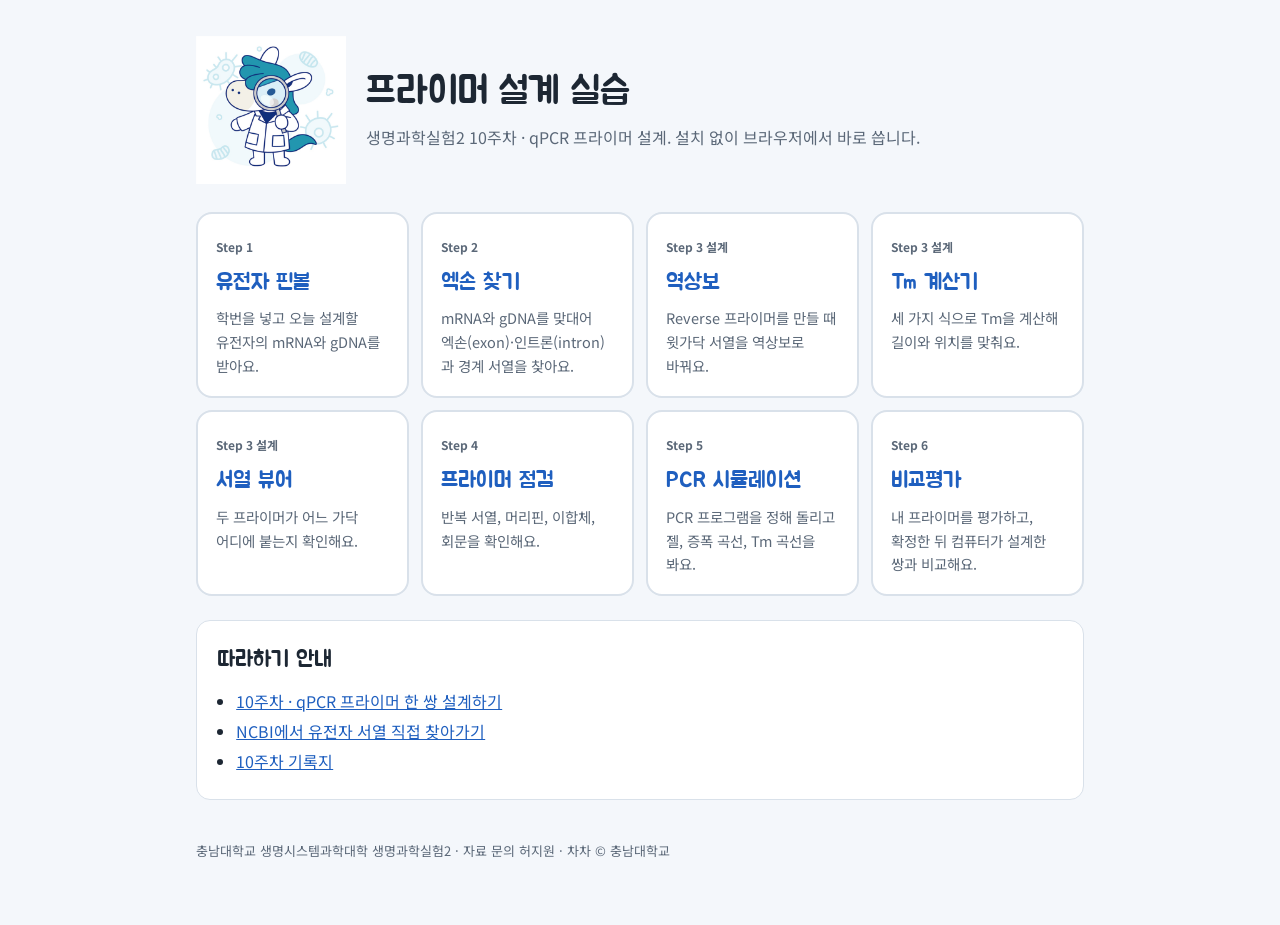
<file: docs/index.html>
<!doctype html>
<html lang="ko">
<head>
<meta charset="utf-8">
<meta name="viewport" content="width=device-width, initial-scale=1">
<script>document.addEventListener('click',function(e){var a=e.target.closest&&e.target.closest('a[href]');if(a&&a.host&&a.host!==location.host){a.target='_blank';a.rel='noopener';}});</script>
<title>프라이머 설계 실습</title>
<link rel="preconnect" href="https://fonts.googleapis.com">
<link rel="preconnect" href="https://fonts.gstatic.com" crossorigin>
<link rel="stylesheet" href="https://fonts.googleapis.com/css2?family=Jua&family=Noto+Sans+KR:wght@400;700&family=JetBrains+Mono:wght@400;700&display=swap">
<link rel="stylesheet" href="style.css">
<style>
.hero { display: flex; gap: 20px; align-items: center; margin: 12px 0 28px; }
.hero img { width: 150px; flex: none; }
@media (max-width: 520px) { .hero { flex-direction: column; text-align: center; } }
.tools { display: grid; grid-template-columns: repeat(auto-fit, minmax(200px, 1fr)); gap: 12px; }
.tool { display: block; text-decoration: none; color: var(--ink); background: var(--panel); border: 2px solid var(--line); border-radius: 16px; padding: 18px; transition: border-color .15s, transform .15s; }
.tool:hover { border-color: var(--blue); transform: translateY(-2px); }
.tool .step { font: 700 12px/1 var(--font-body); color: var(--ink-soft); }
.tool h2 { color: var(--blue); margin: 6px 0; }
.tool p { margin: 0; color: var(--ink-soft); font-size: 14.5px; }
.weeks { margin-top: 24px; }
.weeks ul { margin: 8px 0 0; padding-left: 1.2em; }
.weeks li { margin: 4px 0; }
</style>
</head>
<body>
<div class="wrap">
  <div class="hero">
    <img src="chacha.png" alt="돋보기를 든 생명시스템과학대학 차차">
    <div>
      <h1>프라이머 설계 실습</h1>
      <p class="lead" style="margin:0">생명과학실험2 10주차 · qPCR 프라이머 설계. 설치 없이 브라우저에서 바로 씁니다.</p>
    </div>
  </div>

  <div class="tools">
    <a class="tool" href="pinball.html"><span class="step">Step 1</span><h2>유전자 핀볼</h2><p>학번을 넣고 오늘 설계할 유전자의 mRNA와 gDNA를 받아요.</p></a>
    <a class="tool" href="align.html"><span class="step">Step 2</span><h2>엑손 찾기</h2><p>mRNA와 gDNA를 맞대어 엑손(exon)·인트론(intron)과 경계 서열을 찾아요.</p></a>
    <a class="tool" href="revcomp.html"><span class="step">Step 3 설계</span><h2>역상보</h2><p>Reverse 프라이머를 만들 때 윗가닥 서열을 역상보로 바꿔요.</p></a>
    <a class="tool" href="tm.html"><span class="step">Step 3 설계</span><h2>Tm 계산기</h2><p>세 가지 식으로 Tm을 계산해 길이와 위치를 맞춰요.</p></a>
    <a class="tool" href="viewer.html"><span class="step">Step 3 설계</span><h2>서열 뷰어</h2><p>두 프라이머가 어느 가닥 어디에 붙는지 확인해요.</p></a>
    <a class="tool" href="check.html"><span class="step">Step 4</span><h2>프라이머 점검</h2><p>반복 서열, 머리핀, 이합체, 회문을 확인해요.</p></a>
    <a class="tool" href="pcr.html"><span class="step">Step 5</span><h2>PCR 시뮬레이션</h2><p>PCR 프로그램을 정해 돌리고 젤, 증폭 곡선, Tm 곡선을 봐요.</p></a>
    <a class="tool" href="score.html"><span class="step">Step 6</span><h2>비교평가</h2><p>내 프라이머를 평가하고, 확정한 뒤 컴퓨터가 설계한 쌍과 비교해요.</p></a>
  </div>

  <div class="panel weeks">
    <h2>따라하기 안내</h2>
    <ul>
      <li><a href="guide.html?doc=week10">10주차 · qPCR 프라이머 한 쌍 설계하기</a></li>
      <li><a href="guide.html?doc=ncbi">NCBI에서 유전자 서열 직접 찾아가기</a></li>
      <li><a href="guide.html?doc=worksheet">10주차 기록지</a></li>
    </ul>
  </div>

  <footer class="foot">충남대학교 생명시스템과학대학 생명과학실험2 · 자료 문의 허지원 · 차차 © 충남대학교</footer>
</div>
</body>
</html>
</file>
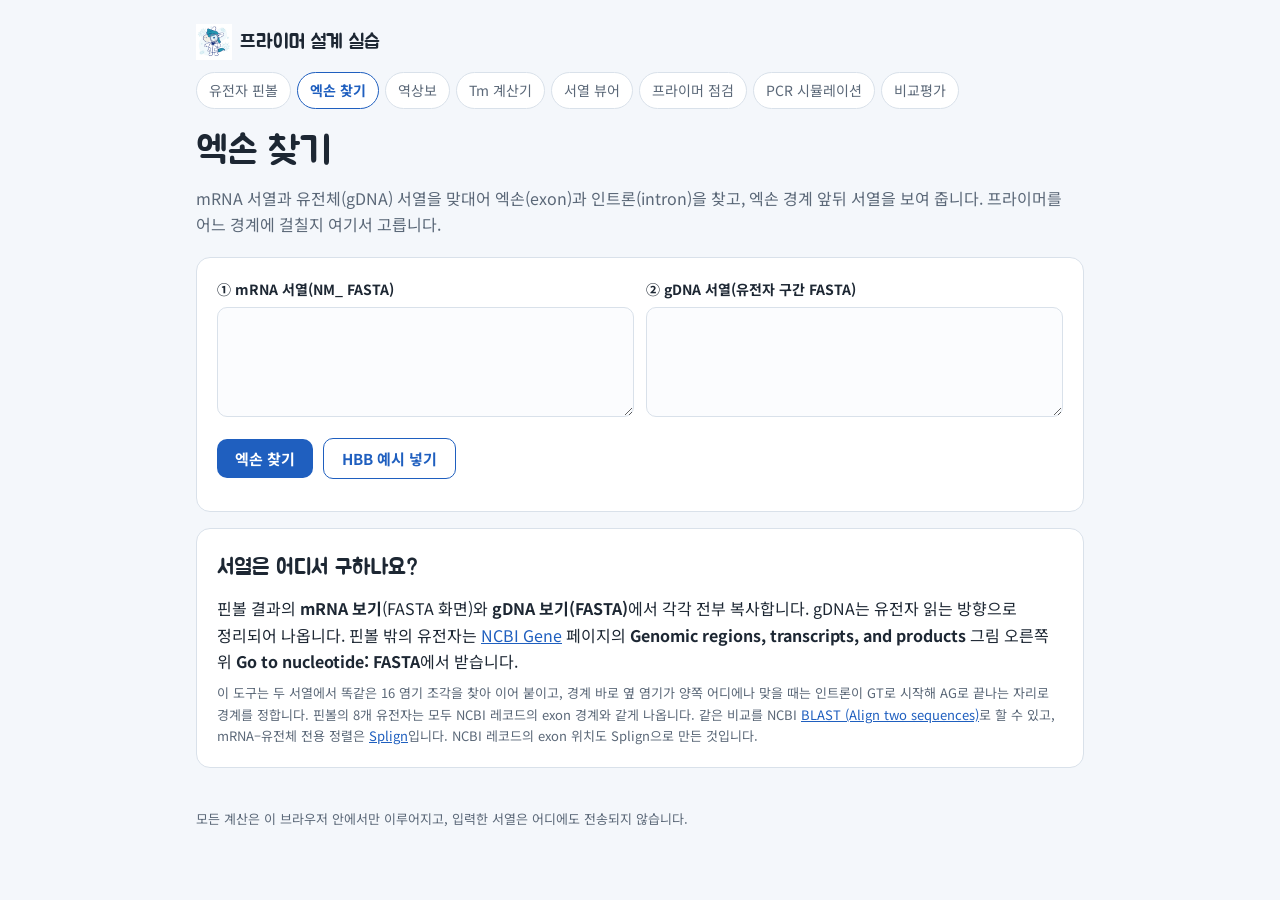
<file: docs/align.html>
<!doctype html>
<html lang="ko">
<head>
<meta charset="utf-8">
<meta name="viewport" content="width=device-width, initial-scale=1">
<script>document.addEventListener('click',function(e){var a=e.target.closest&&e.target.closest('a[href]');if(a&&a.host&&a.host!==location.host){a.target='_blank';a.rel='noopener';}});</script>
<title>엑손 찾기</title>
<link rel="preconnect" href="https://fonts.googleapis.com">
<link rel="preconnect" href="https://fonts.gstatic.com" crossorigin>
<link rel="stylesheet" href="https://fonts.googleapis.com/css2?family=Jua&family=Noto+Sans+KR:wght@400;700&family=JetBrains+Mono:wght@400;700&display=swap">
<link rel="stylesheet" href="style.css">
<style>
.grid { display: grid; grid-template-columns: minmax(0, 1fr) minmax(0, 1fr); gap: 12px; margin-top: 12px; }
@media (max-width: 560px) { .grid { grid-template-columns: minmax(0, 1fr); } }
.sum { display: grid; grid-template-columns: repeat(auto-fit, minmax(180px, 1fr)); gap: 10px; }
.box { border: 1px solid var(--line); border-radius: 10px; padding: 12px 14px; background: #fbfcfe; }
.box .k { font-size: 12.5px; color: var(--ink-soft); }
.box .v { font: 700 18px/1.3 var(--font-mono); margin-top: 2px; }
.box .s { font-size: 13px; color: var(--ink-soft); }
table.t { border-collapse: collapse; width: 100%; font-size: 14.5px; margin-top: 10px; }
table.t td, table.t th { border-bottom: 1px solid var(--line); padding: 7px 10px; text-align: left; }
table.t th { background: #f6f8fb; font-size: 13px; color: var(--ink-soft); }
table.t td.m { font-family: var(--font-mono); font-size: 13.5px; white-space: nowrap; }
.map { display: flex; height: 26px; border-radius: 6px; overflow: hidden; border: 1px solid var(--line); margin-top: 12px; }
.map span { display: block; height: 100%; }
.map .ex { background: #1f5fbf; } .map .in { background: #e7ecf3; }
.res-list { display: grid; gap: 8px; margin-top: 12px; }
.msg.warn { background: #fdf3d8; color: #7a5a00; }
.legend { display: flex; flex-wrap: wrap; gap: 14px; font-size: 13px; margin: 10px 0; }
.legend i { display: inline-block; width: 16px; height: 12px; border-radius: 3px; vertical-align: -1px; margin-right: 4px; }
.seqbox { overflow-x: auto; border: 1px solid var(--line); border-radius: 10px; background: #fff; padding: 10px 12px; }
.seq { font: 13px/1.6 var(--font-mono); white-space: pre; margin: 0; }
.seq .ln { color: #9aa6b4; }
.e1 { background: #e6effb; } .e2 { background: #fff1b8; } .un { background: #f3f3f3; color: #9aa6b4; }
.jx { border-left: 2.5px solid var(--red); margin-left: -2.5px; }
.c-f { background: var(--blue); color: #fff; font-weight: 700; }
.c-r { background: var(--mint); color: #fff; font-weight: 700; }
.steps { margin: 0; padding-left: 1.2em; font-size: 14.5px; }
.steps li { margin: 4px 0; }
</style>
</head>
<body>
<div class="wrap">
  <div class="topbar">
    <a class="home" href="index.html"><img src="chacha.png" alt="">프라이머 설계 실습</a>
    <nav class="nav"><a href="pinball.html">유전자 핀볼</a><a href="align.html" aria-current="page">엑손 찾기</a><a href="revcomp.html">역상보</a><a href="tm.html">Tm 계산기</a><a href="viewer.html">서열 뷰어</a><a href="check.html">프라이머 점검</a><a href="pcr.html">PCR 시뮬레이션</a><a href="score.html">비교평가</a></nav>
  </div>

  <h1>엑손 찾기</h1>
  <p class="lead">mRNA 서열과 유전체(gDNA) 서열을 맞대어 엑손(exon)과 인트론(intron)을 찾고, 엑손 경계 앞뒤 서열을 보여 줍니다. 프라이머를 어느 경계에 걸칠지 여기서 고릅니다.</p>

  <section class="panel">
    <div class="grid" style="margin-top:0">
      <div><label class="field" for="m">① mRNA 서열(NM_ FASTA)</label><textarea id="m" spellcheck="false" style="min-height:110px"></textarea></div>
      <div><label class="field" for="g">② gDNA 서열(유전자 구간 FASTA)</label><textarea id="g" spellcheck="false" style="min-height:110px"></textarea></div>
    </div>
    <div class="row" style="margin-top:14px"><button class="btn" id="go" type="button">엑손 찾기</button><button class="btn ghost" id="ex" type="button">HBB 예시 넣기</button></div>
    <div id="err" class="msg err" hidden></div>
    <div id="notes" class="res-list"></div>
  </section>

  <section class="panel" id="out" hidden>
    <h2>요약</h2>
    <div class="sum" id="sum"></div>
    <div class="map" id="map" title="gDNA 위 엑손(파랑)과 인트론(회색)"></div>
    <p class="hint">gDNA 전체를 한 줄로 놓았을 때 엑손(파랑)과 인트론(회색)의 위치와 길이 비율</p>

    <table class="t" id="tbl"></table>
    <div class="row" style="margin-top:8px"><button class="btn small" id="copyJ" type="button">mRNA 엑손 경계 복사</button><span class="hint" id="jtxt" style="margin:0"></span></div>

    <h2 style="margin-top:22px">경계 주변 서열</h2>
    <div style="overflow-x:auto"><table class="t" id="jctx"></table></div>
    <p class="hint">mRNA 윗가닥(5′→3′) 서열입니다. | 가 엑손 경계입니다. 경계에 걸치는 Forward는 이 서열을 그대로, Reverse는 역상보로 바꿔 씁니다.</p>


    <h2 style="margin-top:22px">mRNA 위의 엑손</h2>
    <div class="legend">
      <span><i class="e1"></i>홀수 엑손</span><span><i class="e2"></i>짝수 엑손</span><span><i style="border-left:2.5px solid var(--red); width:0; border-radius:0"></i> 엑손 경계</span><span><i class="un"></i>gDNA에 못 맞춤</span>
    </div>
    <div class="seqbox"><pre class="seq" id="seq"></pre></div>
  </section>

  <section class="panel">
    <h2>서열은 어디서 구하나요?</h2>
    <p style="margin:0 0 8px">핀볼 결과의 <b>mRNA 보기</b>(FASTA 화면)와 <b>gDNA 보기(FASTA)</b>에서 각각 전부 복사합니다. gDNA는 유전자 읽는 방향으로 정리되어 나옵니다. 핀볼 밖의 유전자는 <a href="https://www.ncbi.nlm.nih.gov/gene/">NCBI Gene</a> 페이지의 <b>Genomic regions, transcripts, and products</b> 그림 오른쪽 위 <b>Go to nucleotide: FASTA</b>에서 받습니다.</p>
    <p class="hint">이 도구는 두 서열에서 똑같은 16 염기 조각을 찾아 이어 붙이고, 경계 바로 옆 염기가 양쪽 어디에나 맞을 때는 인트론이 GT로 시작해 AG로 끝나는 자리로 경계를 정합니다. 핀볼의 8개 유전자는 모두 NCBI 레코드의 exon 경계와 같게 나옵니다. 같은 비교를 NCBI <a href="https://blast.ncbi.nlm.nih.gov/Blast.cgi?PAGE_TYPE=BlastSearch&PROGRAM=blastn&BLAST_SPEC=blast2seq&LINK_LOC=align2seq">BLAST (Align two sequences)</a>로 할 수 있고, mRNA–유전체 전용 정렬은 <a href="https://www.ncbi.nlm.nih.gov/sutils/splign/splign.cgi">Splign</a>입니다. NCBI 레코드의 exon 위치도 Splign으로 만든 것입니다.</p>
  </section>

  <footer class="foot">모든 계산은 이 브라우저 안에서만 이루어지고, 입력한 서열은 어디에도 전송되지 않습니다.</footer>
</div>

<script src="dna.js"></script>
<script src="example-hbb.js"></script>
<script>
(function () {
  var $ = function (id) { return document.getElementById(id); };
  var WIDTH = 60, state = null;
  function fail(msg) { $('err').innerHTML = msg; $('err').hidden = false; $('out').hidden = true; }
  function note(cls, html) { var d = document.createElement('div'); d.className = 'msg ' + cls; d.innerHTML = html; $('notes').appendChild(d); }
  function box(k, v, s) { return '<div class="box"><div class="k">' + k + '</div><div class="v">' + v + '</div>' + (s ? '<div class="s">' + s + '</div>' : '') + '</div>'; }
  function n(x) { return x.toLocaleString(); }

  var exonOf = DNA.exonOf;

  function run() {
    $('notes').innerHTML = '';
    var M = DNA.clean($('m').value), G = DNA.clean($('g').value);
    var e = DNA.check(M); if (e) return fail('mRNA: ' + e);
    e = DNA.check(G); if (e) return fail('gDNA: ' + e);
    if (G.length < M.length) return fail('gDNA 서열(' + n(G.length) + ' bp)이 mRNA(' + n(M.length) + ' bp)보다 짧아요. 유전자 구간 전체를 가져왔는지 확인하세요.');
    if (G.length > 400000) return fail('gDNA 서열이 너무 길어요(40만 bp 초과). 유전자 구간만 가져오세요.');
    $('err').hidden = true;

    var A = DNA.exonAlign(M, G), flipped = A.flipped;
    G = A.G;
    if (flipped) note('info', 'gDNA가 반대 방향이어서 역상보로 뒤집어 맞췄어요. 아래 gDNA 위치는 뒤집은 서열 기준입니다.');
    var ex = A.exons;
    if (!ex.length) return fail('mRNA와 gDNA에서 같은 조각을 찾지 못했어요. 같은 유전자의 서열인지 확인하세요.');
    if (A.cover < 0.9) note('warn', 'mRNA의 ' + Math.round((1 - A.cover) * 100) + '%는 gDNA에 맞추지 못했어요. gDNA 구간이 유전자 전체를 덮지 않거나(앞뒤 UTR까지), 다른 transcript variant일 수 있습니다.');

    var introns = [];
    for (var i = 1; i < ex.length; i++) introns.push(ex[i].gs - ex[i - 1].ge - 1);
    var intronSum = introns.reduce(function (a, b) { return a + b; }, 0);

    // 요약
    $('sum').innerHTML = box('엑손', ex.length + '개', '인트론 ' + introns.length + '개, 합 ' + n(intronSum) + ' bp') +
      box('mRNA', n(M.length) + ' bp', 'gDNA에 맞춘 비율 ' + Math.round(A.cover * 100) + '%') +
      box('gDNA', n(G.length) + ' bp', '엑손 ' + n(ex[0].gs + 1) + '–' + n(ex[ex.length - 1].ge + 1));

    // gDNA 위 지도
    var map = '';
    function seg(cls, len, title) { if (len > 0) map += '<span class="' + cls + '" style="width:' + (len / G.length * 100) + '%" title="' + title + '"></span>'; }
    seg('in', ex[0].gs, '앞쪽 ' + n(ex[0].gs) + ' bp');
    ex.forEach(function (b, k) { seg('ex', b.ge - b.gs + 1, '엑손 ' + (k + 1) + ': ' + n(b.ge - b.gs + 1) + ' bp'); if (k < introns.length) seg('in', introns[k], '인트론 ' + (k + 1) + ': ' + n(introns[k]) + ' bp'); });
    seg('in', G.length - 1 - ex[ex.length - 1].ge, '뒤쪽');
    $('map').innerHTML = map;

    // 표
    var t = '<tr><th>엑손</th><th>mRNA 위치</th><th>gDNA 위치</th><th>길이</th><th>다음 인트론</th></tr>';
    ex.forEach(function (b, k) {
      t += '<tr><td><b>' + (k + 1) + '</b></td><td class="m">' + n(b.ms + 1) + '–' + n(b.me + 1) + '</td><td class="m">' + n(b.gs + 1) + '–' + n(b.ge + 1) + '</td><td class="m">' + n(b.me - b.ms + 1) + ' bp</td><td class="m">' + (k < introns.length ? n(introns[k]) + ' bp' : '—') + '</td></tr>';
    });
    $('tbl').innerHTML = t;
    var jx = ex.slice(0, -1).map(function (b) { return b.me + 1; });
    $('jtxt').textContent = jx.length ? '경계(앞 엑손의 마지막 염기): ' + jx.join(', ') : '엑손이 하나뿐이에요';
    var jc = '<tr><th>경계</th><th>mRNA 위치</th><th>앞 엑손 끝 25 nt | 뒤 엑손 시작 25 nt</th></tr>';
    ex.slice(0, -1).forEach(function (b, k) {
      var p = b.me + 1, L = M.substring(Math.max(0, p - 25), p), Rr = M.substring(p, p + 25);
      jc += '<tr><td>엑손 ' + (k + 1) + ' | ' + (k + 2) + '</td><td class="m">' + n(p) + ' | ' + n(p + 1) + '</td><td class="m"><span class="' + (k % 2 ? 'e2' : 'e1') + '">' + L + '</span><b style="color:var(--red)">|</b><span class="' + (k % 2 ? 'e1' : 'e2') + '">' + Rr + '</span><br><span class="hint">' + n(Math.max(1, p - 24)) + '–' + n(p) + ' | ' + n(p + 1) + '–' + n(Math.min(M.length, p + 25)) + '</span></td></tr>';
    });
    $('jctx').innerHTML = ex.length > 1 ? jc : '<tr><td>엑손이 하나뿐이라 경계가 없습니다.</td></tr>';
    $('copyJ').onclick = function () { var b = this; try { navigator.clipboard.writeText(jx.join(', ')).then(function () { b.textContent = '복사됨'; }); } catch (x) {} };

    state = { M: M, ex: ex };

    draw();
    $('out').hidden = false;
  }

  function draw() {
    var s = state, M = s.M, ex = s.ex, pad = String(M.length).length, out = [];
    var cls = new Array(M.length), jx = {};
    for (var i = 0; i < M.length; i++) cls[i] = 'un';
    ex.forEach(function (b, k) { for (var i = b.ms; i <= b.me; i++) cls[i] = k % 2 ? 'e2' : 'e1'; if (k > 0) jx[b.ms] = true; });
    for (var a = 0; a < M.length; a += WIDTH) {
      var b = Math.min(a + WIDTH, M.length), html = '', cur = null, buf = '';
      for (var i = a; i < b; i++) {
        var c = cls[i];
        var key = c + (jx[i] ? ' jx' : '');
        if (key !== cur || jx[i]) { if (buf) html += '<span class="' + cur + '">' + buf + '</span>'; cur = key; buf = ''; }
        buf += M[i] + ((i - a) % 10 === 9 && i < b - 1 ? ' ' : '');
        if (jx[i]) { html += '<span class="' + cur + '">' + buf + '</span>'; buf = ''; cur = c; }
      }
      if (buf) html += '<span class="' + cur + '">' + buf + '</span>';
      out.push('<span class="ln">' + String(a + 1).padStart(pad) + '  </span>' + html);
    }
    $('seq').innerHTML = out.join('\n');
  }

  $('go').addEventListener('click', run);
  $('ex').addEventListener('click', function () {
    if (!window.EXAMPLE_HBB) return;
    $('m').value = EXAMPLE_HBB.mrna; $('g').value = EXAMPLE_HBB.gdna;
    run();
  });
})();
</script>
</body>
</html>
</file>
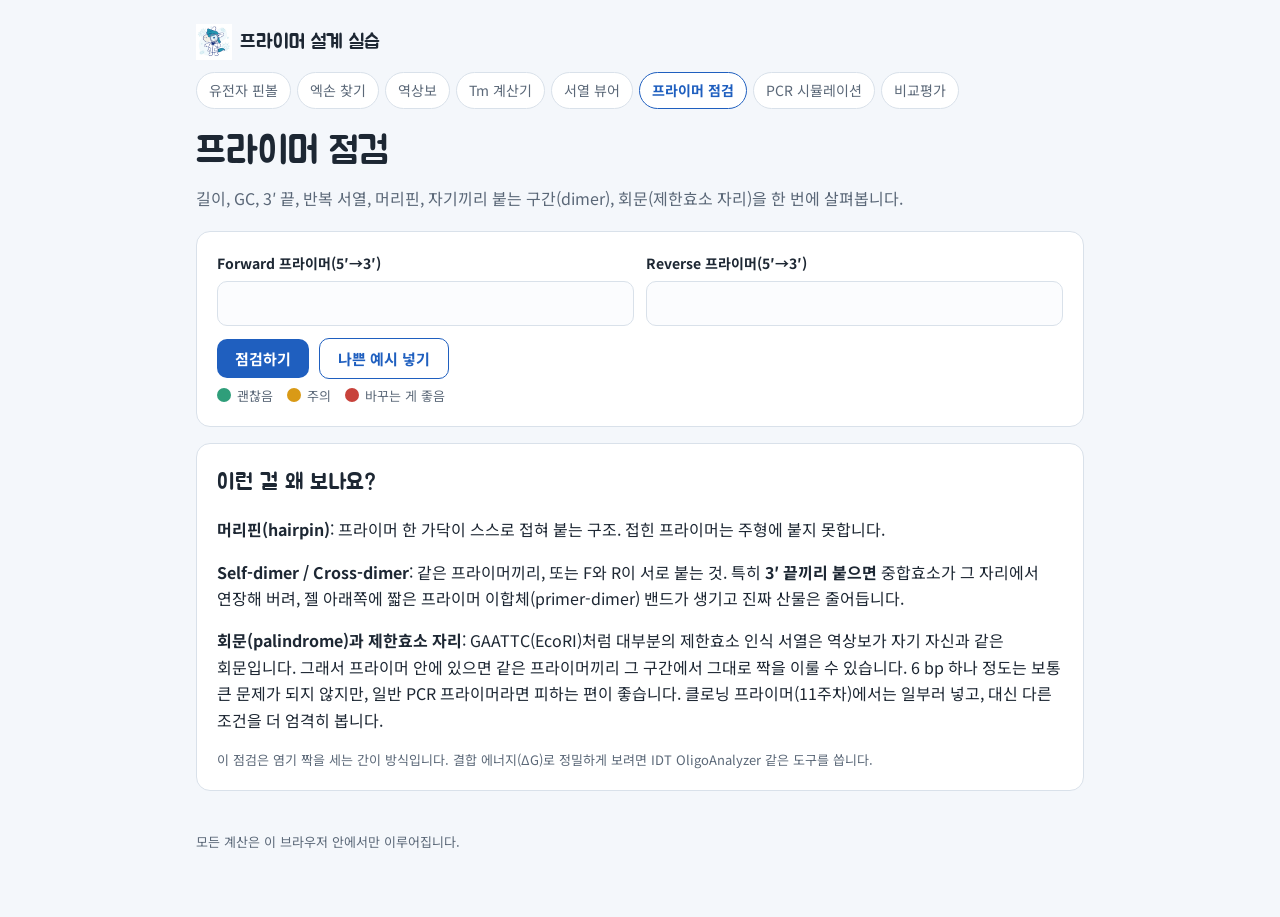
<file: docs/check.html>
<!doctype html>
<html lang="ko">
<head>
<meta charset="utf-8">
<meta name="viewport" content="width=device-width, initial-scale=1">
<script>document.addEventListener('click',function(e){var a=e.target.closest&&e.target.closest('a[href]');if(a&&a.host&&a.host!==location.host){a.target='_blank';a.rel='noopener';}});</script>
<title>프라이머 점검</title>
<link rel="preconnect" href="https://fonts.googleapis.com">
<link rel="preconnect" href="https://fonts.gstatic.com" crossorigin>
<link rel="stylesheet" href="https://fonts.googleapis.com/css2?family=Jua&family=Noto+Sans+KR:wght@400;700&family=JetBrains+Mono:wght@400;700&display=swap">
<link rel="stylesheet" href="style.css">
<style>
.two { display: grid; grid-template-columns: minmax(0, 1fr) minmax(0, 1fr); gap: 12px; }
@media (max-width: 560px) { .two { grid-template-columns: minmax(0, 1fr); } }
.res { display: grid; grid-template-columns: minmax(0, 1fr) minmax(0, 1fr); gap: 16px; margin-top: 16px; }
@media (max-width: 760px) { .res { grid-template-columns: minmax(0, 1fr); } }
.res h3 { font: 20px/1.2 var(--font-cute); margin: 0 0 4px; }
.seqline { font-family: var(--font-mono); font-size: 14px; word-break: break-all; color: var(--ink-soft); margin-bottom: 10px; }
.item { display: grid; grid-template-columns: 28px minmax(0, 1fr); gap: 8px; padding: 8px 0; border-top: 1px solid var(--line); font-size: 14.5px; }
.item .d { color: var(--ink-soft); font-size: 13px; }
.dot { width: 22px; height: 22px; border-radius: 50%; display: grid; place-items: center; font-size: 13px; font-weight: 700; color: #fff; }
.ok .dot { background: var(--mint); } .warn .dot { background: #d99a16; } .bad .dot { background: var(--red); }
pre.pic { font: 13px/1.35 var(--font-mono); background: #f6f8fb; border: 1px solid var(--line); border-radius: 8px; padding: 10px; overflow-x: auto; margin: 8px 0 0; }
.legend { display: flex; flex-wrap: wrap; gap: 14px; font-size: 13px; color: var(--ink-soft); margin-top: 6px; }
.legend span { display: inline-flex; align-items: center; gap: 6px; }
.legend .dot { width: 14px; height: 14px; }
</style>
</head>
<body>
<div class="wrap">
  <div class="topbar">
    <a class="home" href="index.html"><img src="chacha.png" alt="">프라이머 설계 실습</a>
    <nav class="nav"><a href="pinball.html">유전자 핀볼</a><a href="align.html">엑손 찾기</a><a href="revcomp.html">역상보</a><a href="tm.html">Tm 계산기</a><a href="viewer.html">서열 뷰어</a><a href="check.html" aria-current="page">프라이머 점검</a><a href="pcr.html">PCR 시뮬레이션</a><a href="score.html">비교평가</a></nav>
  </div>

  <h1>프라이머 점검</h1>
  <p class="lead">길이, GC, 3′ 끝, 반복 서열, 머리핀, 자기끼리 붙는 구간(dimer), 회문(제한효소 자리)을 한 번에 살펴봅니다.</p>

  <section class="panel">
    <div class="two">
      <div><label class="field" for="f">Forward 프라이머(5′→3′)</label><input type="text" id="f" spellcheck="false" autocomplete="off"></div>
      <div><label class="field" for="r">Reverse 프라이머(5′→3′)</label><input type="text" id="r" spellcheck="false" autocomplete="off"></div>
    </div>
    <div class="row" style="margin-top:12px">
      <button class="btn" id="go" type="button">점검하기</button>
      <button class="btn ghost" id="ex" type="button">나쁜 예시 넣기</button>
    </div>
    <div class="legend"><span class="ok"><i class="dot"></i>괜찮음</span><span class="warn"><i class="dot"></i>주의</span><span class="bad"><i class="dot"></i>바꾸는 게 좋음</span></div>
    <div id="err" class="msg err" hidden></div>
  </section>

  <section class="panel" id="out" hidden>
    <div class="res" id="res"></div>
    <div id="pair"></div>
  </section>

  <section class="panel">
    <h2>이런 걸 왜 보나요?</h2>
    <p><b>머리핀(hairpin)</b>: 프라이머 한 가닥이 스스로 접혀 붙는 구조. 접힌 프라이머는 주형에 붙지 못합니다.</p>
    <p><b>Self-dimer / Cross-dimer</b>: 같은 프라이머끼리, 또는 F와 R이 서로 붙는 것. 특히 <b>3′ 끝끼리 붙으면</b> 중합효소가 그 자리에서 연장해 버려, 젤 아래쪽에 짧은 프라이머 이합체(primer-dimer) 밴드가 생기고 진짜 산물은 줄어듭니다.</p>
    <p><b>회문(palindrome)과 제한효소 자리</b>: GAATTC(EcoRI)처럼 대부분의 제한효소 인식 서열은 역상보가 자기 자신과 같은 회문입니다. 그래서 프라이머 안에 있으면 같은 프라이머끼리 그 구간에서 그대로 짝을 이룰 수 있습니다. 6 bp 하나 정도는 보통 큰 문제가 되지 않지만, 일반 PCR 프라이머라면 피하는 편이 좋습니다. 클로닝 프라이머(11주차)에서는 일부러 넣고, 대신 다른 조건을 더 엄격히 봅니다.</p>
    <p class="hint">이 점검은 염기 짝을 세는 간이 방식입니다. 결합 에너지(ΔG)로 정밀하게 보려면 IDT OligoAnalyzer 같은 도구를 씁니다.</p>
  </section>

  <footer class="foot">모든 계산은 이 브라우저 안에서만 이루어집니다.</footer>
</div>

<script src="dna.js"></script>
<script>
(function () {
  var $ = function (id) { return document.getElementById(id); };
  var MARK = { ok: '✓', warn: '!', bad: '✕' };
  function esc(s) { return s.replace(/&/g, '&amp;').replace(/</g, '&lt;'); }

  function block(name, s) {
    var q = DNA.qc(s), nn = DNA.tmNN(s);
    var html = '<div><h3>' + name + '</h3><div class="seqline">5′-' + s + '-3′' + (nn ? ' · Tm ' + nn.tm.toFixed(1) + ' °C' : '') + '</div>';
    q.items.forEach(function (it) {
      html += '<div class="item ' + it.level + '"><i class="dot">' + MARK[it.level] + '</i><div>' + esc(it.title) + (it.detail ? '<div class="d">' + esc(it.detail) + '</div>' : '') + '</div></div>';
    });
    var d = q.dimer.best3.run >= 3 ? q.dimer.best3 : q.dimer.best;
    if (d.run >= 4) html += '<pre class="pic">' + esc(DNA.dimerPicture(s, s, d)) + '</pre>';
    return html + '</div>';
  }

  function run() {
    var f = DNA.clean($('f').value), r = DNA.clean($('r').value);
    // 오류가 나면 이전 결과도 숨긴다(새 결과로 착각하지 않도록)
    if (!f && !r) { $('err').textContent = '프라이머를 하나 이상 넣어 주세요.'; $('err').hidden = false; $('out').hidden = true; return; }
    var e = (f && DNA.check(f)) || (r && DNA.check(r));
    if (e) { $('err').textContent = e; $('err').hidden = false; $('out').hidden = true; return; }
    $('err').hidden = true; $('out').hidden = false;
    $('res').innerHTML = (f ? block('Forward', f) : '') + (r ? block('Reverse', r) : '');
    if (f && r) {
      var x = DNA.dimer(f, r), t1 = DNA.tmNN(f), t2 = DNA.tmNN(r);
      var lv = x.best3.run >= 4 ? 'bad' : x.best.run >= 6 ? 'warn' : 'ok';
      var dt = t1 && t2 ? Math.abs(t1.tm - t2.tm) : null;
      var lv2 = dt === null ? 'ok' : dt <= 3 ? 'ok' : dt <= 5 ? 'warn' : 'bad';
      var html = '<h2 style="margin-top:18px">F와 R 사이</h2>';
      html += '<div class="item ' + lv + '"><i class="dot">' + MARK[lv] + '</i><div>F와 R이 서로 붙는 구간(cross-dimer): 최대 ' + x.best.run + ' bp' + (x.best3.run >= 3 ? ', 3′ 끝 포함 ' + x.best3.run + ' bp' : '') + '</div></div>';
      if (dt !== null) html += '<div class="item ' + lv2 + '"><i class="dot">' + MARK[lv2] + '</i><div>두 Tm의 차이 ' + dt.toFixed(1) + ' °C <div class="d">3 °C 이내가 좋아요.</div></div></div>';
      var d = x.best3.run >= 3 ? x.best3 : x.best;
      if (d.run >= 4) html += '<pre class="pic">' + esc(DNA.dimerPicture(f, r, d)) + '</pre>';
      $('pair').innerHTML = html;
    } else $('pair').innerHTML = '';
  }
  $('go').addEventListener('click', run);
  $('ex').addEventListener('click', function () { $('f').value = 'GAATTCAAAAAGCGCGCGCC'; $('r').value = 'ATATATATGGCGCGCGC'; run(); });
  ['f', 'r'].forEach(function (id) { $(id).addEventListener('keydown', function (e) { if (e.key === 'Enter') run(); }); });
})();
</script>
</body>
</html>
</file>
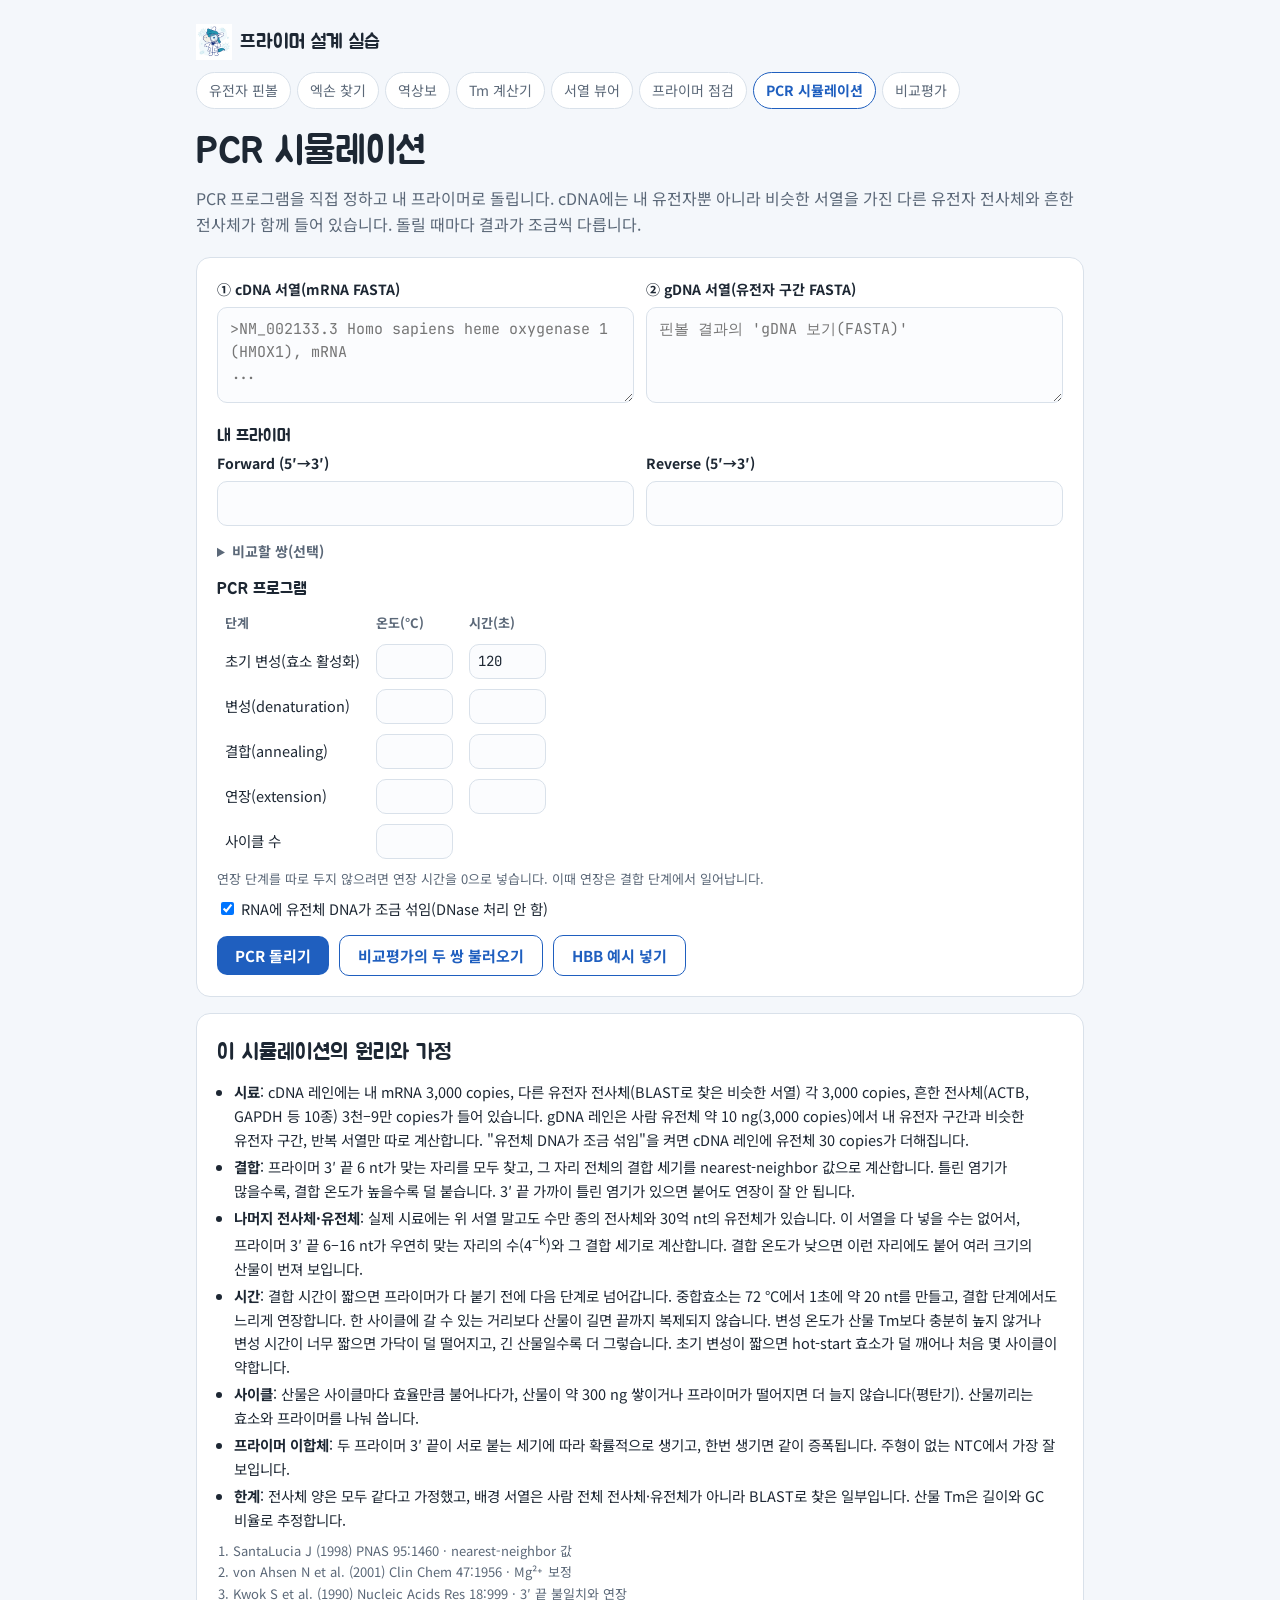
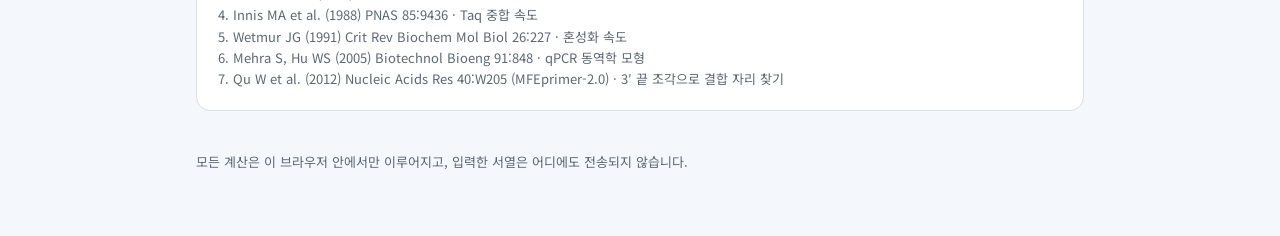
<file: docs/pcr.html>
<!doctype html>
<html lang="ko">
<head>
<meta charset="utf-8">
<meta name="viewport" content="width=device-width, initial-scale=1">
<script>document.addEventListener('click',function(e){var a=e.target.closest&&e.target.closest('a[href]');if(a&&a.host&&a.host!==location.host){a.target='_blank';a.rel='noopener';}});</script>
<title>PCR 시뮬레이션</title>
<link rel="preconnect" href="https://fonts.googleapis.com">
<link rel="preconnect" href="https://fonts.gstatic.com" crossorigin>
<link rel="stylesheet" href="https://fonts.googleapis.com/css2?family=Jua&family=Noto+Sans+KR:wght@400;700&family=JetBrains+Mono:wght@400;700&display=swap">
<link rel="stylesheet" href="style.css">
<style>
.grid { display: grid; grid-template-columns: minmax(0, 1fr) minmax(0, 1fr); gap: 12px; margin-top: 12px; }
@media (max-width: 560px) { .grid { grid-template-columns: minmax(0, 1fr); } }
.pairhead { font: 17px/1.2 var(--font-cute); margin: 16px 0 0; }
.opt summary { cursor: pointer; font-weight: 700; font-size: 14px; color: var(--ink-soft); margin-top: 14px; }
table.prog { border-collapse: collapse; margin-top: 8px; font-size: 14.5px; }
table.prog td, table.prog th { padding: 5px 8px; text-align: left; }
table.prog th { font-size: 13px; color: var(--ink-soft); font-weight: 700; }
table.prog input { width: 5.5em; padding: 6px 8px; font-size: 14px; }
table.prog tr.off td { opacity: .4; }
.checks { display: grid; gap: 4px; margin-top: 8px; font-size: 14.5px; }
.sum { display: grid; grid-template-columns: repeat(auto-fit, minmax(200px, 1fr)); gap: 10px; margin-top: 8px; }
.box { border: 1px solid var(--line); border-radius: 10px; padding: 12px 14px; background: #fbfcfe; }
.box .k { font-size: 12.5px; color: var(--ink-soft); }
.box .v { font: 700 17px/1.35 var(--font-mono); margin-top: 2px; }
.box .s { font-size: 13px; color: var(--ink-soft); }
table.t { border-collapse: collapse; width: 100%; font-size: 14px; margin-top: 10px; }
table.t td, table.t th { border-bottom: 1px solid var(--line); padding: 6px 9px; text-align: left; vertical-align: top; }
table.t th { background: #f6f8fb; font-size: 12.5px; color: var(--ink-soft); }
table.t td.m { font-family: var(--font-mono); font-size: 13px; }
.tw { overflow-x: auto; }
.figs { display: grid; grid-template-columns: minmax(0, 1fr); gap: 14px; margin-top: 14px; }
.figs2 { display: grid; grid-template-columns: minmax(0, 1fr) minmax(0, 1fr); gap: 14px; }
@media (max-width: 760px) { .figs2 { grid-template-columns: minmax(0, 1fr); } }
.fig { border: 1px solid var(--line); border-radius: 10px; padding: 10px; background: #fff; overflow-x: auto; }
.fig h3 { font: 18px/1.2 var(--font-cute); margin: 0 0 6px; }
svg text { font-family: var(--font-mono); }
.res-list { display: grid; gap: 8px; margin-top: 12px; }
.msg { margin-top: 0; }
.msg.warn { background: #fdf3d8; color: #7a5a00; }
.refs { font-size: 13px; color: var(--ink-soft); margin: 8px 0 0; padding-left: 1.2em; }
ul.assume { margin: 0; padding-left: 1.2em; font-size: 14.5px; }
ul.assume li { margin: 3px 0; }
</style>
</head>
<body>
<div class="wrap">
  <div class="topbar">
    <a class="home" href="index.html"><img src="chacha.png" alt="">프라이머 설계 실습</a>
    <nav class="nav"><a href="pinball.html">유전자 핀볼</a><a href="align.html">엑손 찾기</a><a href="revcomp.html">역상보</a><a href="tm.html">Tm 계산기</a><a href="viewer.html">서열 뷰어</a><a href="check.html">프라이머 점검</a><a href="pcr.html" aria-current="page">PCR 시뮬레이션</a><a href="score.html">비교평가</a></nav>
  </div>

  <h1>PCR 시뮬레이션</h1>
  <p class="lead">PCR 프로그램을 직접 정하고 내 프라이머로 돌립니다. cDNA에는 내 유전자뿐 아니라 비슷한 서열을 가진 다른 유전자 전사체와 흔한 전사체가 함께 들어 있습니다. 돌릴 때마다 결과가 조금씩 다릅니다.</p>

  <section class="panel">
    <div class="grid" style="margin-top:0">
      <div><label class="field" for="c">① cDNA 서열(mRNA FASTA)</label><textarea id="c" spellcheck="false" style="min-height:96px" placeholder="&gt;NM_002133.3 Homo sapiens heme oxygenase 1 (HMOX1), mRNA&#10;..."></textarea></div>
      <div><label class="field" for="g">② gDNA 서열(유전자 구간 FASTA)</label><textarea id="g" spellcheck="false" style="min-height:96px" placeholder="핀볼 결과의 'gDNA 보기(FASTA)'"></textarea></div>
    </div>

    <p class="pairhead">내 프라이머</p>
    <div class="grid" style="margin-top:6px">
      <div><label class="field" for="fa">Forward (5′→3′)</label><input type="text" id="fa" spellcheck="false" autocomplete="off"></div>
      <div><label class="field" for="ra">Reverse (5′→3′)</label><input type="text" id="ra" spellcheck="false" autocomplete="off"></div>
    </div>
    <details class="opt" id="bopt">
      <summary>비교할 쌍(선택)</summary>
      <div class="grid" style="margin-top:6px">
        <div><label class="field" for="fb">Forward (5′→3′)</label><input type="text" id="fb" spellcheck="false" autocomplete="off"></div>
        <div><label class="field" for="rb">Reverse (5′→3′)</label><input type="text" id="rb" spellcheck="false" autocomplete="off"></div>
      </div>
      <p class="hint">두 쌍을 같은 시료·같은 프로그램으로 돌려 한 젤에 나란히 놓습니다.</p>
    </details>

    <p class="pairhead">PCR 프로그램</p>
    <div class="tw">
    <table class="prog">
      <tr><th>단계</th><th>온도(°C)</th><th>시간(초)</th></tr>
      <tr><td>초기 변성(효소 활성화)</td><td><input type="text" id="initT" inputmode="decimal"></td><td><input type="text" id="initS" inputmode="decimal" value="120"></td></tr>
      <tr><td>변성(denaturation)</td><td><input type="text" id="denT" inputmode="decimal"></td><td><input type="text" id="denS" inputmode="decimal"></td></tr>
      <tr><td>결합(annealing)</td><td><input type="text" id="annT" inputmode="decimal"></td><td><input type="text" id="annS" inputmode="decimal"></td></tr>
      <tr><td>연장(extension)</td><td><input type="text" id="extT" inputmode="decimal"></td><td><input type="text" id="extS" inputmode="decimal"></td></tr>
      <tr><td>사이클 수</td><td colspan="2"><input type="text" id="cyc" inputmode="numeric"></td></tr>
    </table>
    </div>
    <p class="hint">연장 단계를 따로 두지 않으려면 연장 시간을 0으로 넣습니다. 이때 연장은 결합 단계에서 일어납니다.</p>
    <div class="checks">
      <label><input type="checkbox" id="contam" checked> RNA에 유전체 DNA가 조금 섞임(DNase 처리 안 함)</label>
    </div>
    <div class="row" style="margin-top:14px"><button class="btn" id="go" type="button">PCR 돌리기</button><button class="btn ghost" id="load" type="button" hidden>비교평가의 두 쌍 불러오기</button><button class="btn ghost" id="ex" type="button">HBB 예시 넣기</button></div>
    <div id="err" class="msg err" hidden style="margin-top:12px"></div>
  </section>

  <section class="panel" id="out" hidden>
    <div id="bginfo" class="hint" style="margin:0 0 6px"></div>
    <h2>프라이머가 붙는 자리</h2>
    <div class="tw"><table class="t" id="bind"></table></div>
    <div id="notes" class="res-list"></div>

    <h2 style="margin-top:22px">레인별 결과</h2>
    <div id="sum"></div>

    <div class="figs">
      <div class="fig"><h3>가상 젤(2% agarose, 반응액 5 µL)</h3><div id="gel"></div><p class="hint">0.5 ng보다 적은 산물은 보이지 않습니다. 같은 크기 산물은 한 밴드로 겹칩니다.</p></div>
      <div class="figs2">
        <div class="fig"><h3>증폭 곡선</h3><div id="amp"></div><p class="hint">형광이 기준선(점선)을 넘는 사이클이 Ct입니다. 주형이 많을수록 일찍 넘습니다.</p></div>
        <div class="fig"><h3>Tm 곡선(melt curve)</h3><div id="melt"></div><p class="hint">산물 종류마다 그 Tm에 봉우리가 생깁니다. 프라이머 이합체는 낮은 온도에서 떨어집니다.</p></div>
      </div>
    </div>

    <div id="verdict" class="res-list"></div>
  </section>

  <section class="panel">
    <h2>이 시뮬레이션의 원리와 가정</h2>
    <ul class="assume">
      <li><b>시료</b>: cDNA 레인에는 내 mRNA 3,000 copies, 다른 유전자 전사체(BLAST로 찾은 비슷한 서열) 각 3,000 copies, 흔한 전사체(ACTB, GAPDH 등 10종) 3천–9만 copies가 들어 있습니다. gDNA 레인은 사람 유전체 약 10 ng(3,000 copies)에서 내 유전자 구간과 비슷한 유전자 구간, 반복 서열만 따로 계산합니다. "유전체 DNA가 조금 섞임"을 켜면 cDNA 레인에 유전체 30 copies가 더해집니다.</li>
      <li><b>결합</b>: 프라이머 3′ 끝 6 nt가 맞는 자리를 모두 찾고, 그 자리 전체의 결합 세기를 nearest-neighbor 값으로 계산합니다. 틀린 염기가 많을수록, 결합 온도가 높을수록 덜 붙습니다. 3′ 끝 가까이 틀린 염기가 있으면 붙어도 연장이 잘 안 됩니다.</li>
      <li><b>나머지 전사체·유전체</b>: 실제 시료에는 위 서열 말고도 수만 종의 전사체와 30억 nt의 유전체가 있습니다. 이 서열을 다 넣을 수는 없어서, 프라이머 3′ 끝 6–16 nt가 우연히 맞는 자리의 수(4<sup>−k</sup>)와 그 결합 세기로 계산합니다. 결합 온도가 낮으면 이런 자리에도 붙어 여러 크기의 산물이 번져 보입니다.</li>
      <li><b>시간</b>: 결합 시간이 짧으면 프라이머가 다 붙기 전에 다음 단계로 넘어갑니다. 중합효소는 72 °C에서 1초에 약 20 nt를 만들고, 결합 단계에서도 느리게 연장합니다. 한 사이클에 갈 수 있는 거리보다 산물이 길면 끝까지 복제되지 않습니다. 변성 온도가 산물 Tm보다 충분히 높지 않거나 변성 시간이 너무 짧으면 가닥이 덜 떨어지고, 긴 산물일수록 더 그렇습니다. 초기 변성이 짧으면 hot-start 효소가 덜 깨어나 처음 몇 사이클이 약합니다.</li>
      <li><b>사이클</b>: 산물은 사이클마다 효율만큼 불어나다가, 산물이 약 300 ng 쌓이거나 프라이머가 떨어지면 더 늘지 않습니다(평탄기). 산물끼리는 효소와 프라이머를 나눠 씁니다.</li>
      <li><b>프라이머 이합체</b>: 두 프라이머 3′ 끝이 서로 붙는 세기에 따라 확률적으로 생기고, 한번 생기면 같이 증폭됩니다. 주형이 없는 NTC에서 가장 잘 보입니다.</li>
      <li><b>한계</b>: 전사체 양은 모두 같다고 가정했고, 배경 서열은 사람 전체 전사체·유전체가 아니라 BLAST로 찾은 일부입니다. 산물 Tm은 길이와 GC 비율로 추정합니다.</li>
    </ul>
    <ol class="refs">
      <li>SantaLucia J (1998) PNAS 95:1460 · nearest-neighbor 값</li>
      <li>von Ahsen N et al. (2001) Clin Chem 47:1956 · Mg²⁺ 보정</li>
      <li>Kwok S et al. (1990) Nucleic Acids Res 18:999 · 3′ 끝 불일치와 연장</li>
      <li>Innis MA et al. (1988) PNAS 85:9436 · Taq 중합 속도</li>
      <li>Wetmur JG (1991) Crit Rev Biochem Mol Biol 26:227 · 혼성화 속도</li>
      <li>Mehra S, Hu WS (2005) Biotechnol Bioeng 91:848 · qPCR 동역학 모형</li>
      <li>Qu W et al. (2012) Nucleic Acids Res 40:W205 (MFEprimer-2.0) · 3′ 끝 조각으로 결합 자리 찾기</li>
    </ol>
  </section>

  <footer class="foot">모든 계산은 이 브라우저 안에서만 이루어지고, 입력한 서열은 어디에도 전송되지 않습니다.</footer>
</div>

<script src="dna.js"></script>
<script src="pcr-bg.js"></script>
<script src="pcrsim.js"></script>
<script src="example-hbb.js"></script>
<script>
(function () {
  var $ = function (id) { return document.getElementById(id); };
  var LANE_COLOR = { A: { cDNA: '#1f5fbf', gDNA: '#c8423b', NTC: '#5b6878' }, B: { cDNA: '#7aa7ea', gDNA: '#e59a94', NTC: '#a4aebb' } };
  var PAIR_NAME = { A: '내 쌍', B: '비교 쌍' };
  var LADDER = [50, 100, 150, 200, 300, 400, 500, 700, 1000, 1500, 2000, 3000, 5000];
  var MIN_BP = 30, MAX_BP = 6000, VIS = PCRSIM.VISIBLE_NG;

  function esc(s) { return String(s).replace(/&/g, '&amp;').replace(/</g, '&lt;'); }
  function fail(msg) { $('err').innerHTML = msg; $('err').hidden = false; $('out').hidden = true; }
  function msg(parent, cls, html) { var d = document.createElement('div'); d.className = 'msg ' + cls; d.innerHTML = html; $(parent).appendChild(d); }
  function num(id) { return parseFloat($(id).value); }
  function fmtNg(x) { return x >= 10 ? x.toFixed(0) : x >= 1 ? x.toFixed(1) : x.toFixed(2); }
  function pct(x) { return Math.round(x * 100) + '%'; }


  function srcName(p) {
    var t = p.tp;
    if (t.kind === 'target') return '내 mRNA';
    if (t.kind === 'gdna') return (t.contam ? '섞인 ' : '') + '내 유전자 유전체';
    if (t.kind === 'repeat') return (t.contam ? '섞인 ' : '') + '반복 서열(Alu)';
    return t.name + (t.contam ? ' (섞인 유전체)' : '');
  }

  function read() {
    var cRaw = $('c').value, M = DNA.clean(cRaw), G = DNA.clean($('g').value);
    var e = DNA.check(M); if (e) return { err: 'cDNA: ' + e };
    if (G) { e = DNA.check(G); if (e) return { err: 'gDNA: ' + e }; }
    var pairs = [];
    [['A', 'fa', 'ra'], ['B', 'fb', 'rb']].forEach(function (x) {
      var F = DNA.clean($(x[1]).value), R = DNA.clean($(x[2]).value);
      if (!F && !R && x[0] === 'B') return;
      pairs.push({ name: x[0], F: F, R: R });
    });
    for (var i = 0; i < pairs.length; i++) {
      var p = pairs[i];
      if (!p.F || !p.R) return { err: PAIR_NAME[p.name] + ': Forward와 Reverse를 모두 넣어 주세요.' };
      e = DNA.check(p.F) || DNA.check(p.R); if (e) return { err: PAIR_NAME[p.name] + ': ' + e };
      if (/[^ACGT]/.test(p.F + p.R)) return { err: PAIR_NAME[p.name] + ': 프라이머에는 A, C, G, T만 넣어 주세요.' };
      if (p.F.length < 12 || p.R.length < 12 || p.F.length > 40 || p.R.length > 40) return { err: PAIR_NAME[p.name] + ': 프라이머 길이는 12–40 nt로 넣어 주세요.' };
    }
    var prog = { initT: num('initT'), initS: num('initS'), denT: num('denT'), denS: num('denS'), annT: num('annT'), annS: num('annS'), extT: num('extT'), extS: num('extS'), cycles: Math.round(num('cyc')), twoStep: false };
    if (prog.extS === 0 && isNaN(prog.extT)) prog.extT = prog.annT;
    var lim = [['initT', 80, 100, '초기 변성 온도', 'initT'], ['initS', 0, 1200, '초기 변성 시간', 'initS'], ['denT', 80, 100, '변성 온도', 'denT'], ['denS', 0, 120, '변성 시간', 'denS'], ['annT', 35, 75, '결합 온도', 'annT'], ['annS', 1, 180, '결합 시간', 'annS'], ['extT', 40, 80, '연장 온도', 'extT'], ['extS', 0, 600, '연장 시간', 'extS'], ['cycles', 1, 60, '사이클 수', 'cyc']];
    for (i = 0; i < lim.length; i++) {
      var v = prog[lim[i][0]];
      if (!$(lim[i][4]).value.trim() && !(lim[i][0] === 'extT' && prog.extS === 0)) return { err: 'PCR 프로그램의 ' + lim[i][3] + ' 칸이 비어 있습니다.' };
      if (!(v >= lim[i][1] && v <= lim[i][2])) return { err: lim[i][3] + '는 ' + lim[i][1] + '–' + lim[i][2] + ' 사이로 넣어 주세요.' };
    }
    return { cRaw: cRaw, M: M, G: G, pairs: pairs, prog: prog };
  }

  function run() {
    var x = read(); if (x.err) return fail(x.err);
    $('err').hidden = true;
    var gene = PCRSIM.detectGene(x.cRaw, x.M);
    var res = PCRSIM.run({ M: x.M, G: x.G, gene: gene, geneLabel: gene, contam: $('contam').checked, prog: x.prog, pairs: x.pairs });
    var bg = gene && window.PCR_BG.genes[gene];
    $('bginfo').textContent = gene ? '유전자 ' + gene + ' · 함께 넣은 다른 유전자 전사체 ' + bg.cdna.length + '종' + (bg.cdna.length ? ' (' + bg.cdna.map(function (t) { return t.name; }).join(', ') + ')' : '') + ' · 흔한 전사체 ' + window.PCR_BG.common.length + '종'
      : '핀볼의 8개 유전자가 아니어서 흔한 전사체 ' + window.PCR_BG.common.length + '종만 함께 넣었습니다.';
    if (!x.G) $('bginfo').textContent += ' · gDNA를 넣지 않아 gDNA 레인은 없습니다.';

    bindTable(res, x.M);
    summary(res, x.prog);
    drawGel(res); drawAmp(res, x.prog.cycles); drawMelt(res);
    verdict(res, x.M);
    $('out').hidden = false;
  }

  function bindTable(res, M) {
    var T = res.prog.annT, h = '<tr><th></th><th>서열(5′→3′)</th><th>Tm*</th><th>' + T + ' °C에서 붙는 비율</th><th>내 mRNA에 붙는 자리</th><th>다른 전사체에 붙는 자리**</th></tr>';
    $('notes').innerHTML = '';
    res.pairs.forEach(function (pr) {
      var cd = pr.lanes[0];
      pr.primers.forEach(function (p) {
        var own = [], other = [];
        cd.templates.forEach(function (tp) {
          (tp.sites[p.name] || []).forEach(function (s) {
            if (tp.kind === 'target') own.push(s);
            else if (!tp.contam && s.phi >= 0.01) other.push({ s: s, tp: tp });
          });
        });
        var exact = own.filter(function (s) { return s.mis === 0; });
        var ownTxt = exact.length ? exact.map(function (s) { return (s.start + 1) + '–' + (s.end + 1) + (s.dir === '+' ? ' (윗가닥과 같은 서열, → 연장)' : ' (아랫가닥과 같은 서열, ← 연장)'); }).join('<br>') : '<b style="color:var(--red)">정확히 맞는 자리 없음</b>';
        var near = own.filter(function (s) { return s.mis > 0 && s.phi >= 0.01; });
        if (near.length) ownTxt += '<br><span class="hint">비슷한 자리 ' + near.length + '곳</span>';
        other.sort(function (a, b) { return b.s.phi - a.s.phi; });
        var names = []; other.forEach(function (o) { var n = o.tp.name; if (names.indexOf(n) < 0) names.push(n); });
        var oTxt = other.length ? names.slice(0, 4).map(function (n) {
          var best = other.filter(function (o) { return o.tp.name === n; })[0].s;
          return esc(n) + ' (틀림 ' + best.mis + (best.mm3.length ? ', 3′ 끝 ' + best.mm3.join('·') + '번째' : '') + ', ' + pct(best.theta) + ')';
        }).join('<br>') + (names.length > 4 ? '<br>외 ' + (names.length - 4) + '종' : '') : '없음';
        h += '<tr><td><b>' + (res.pairs.length > 1 ? pr.name + ' ' : '') + p.name + '</b></td><td class="m">' + esc(p.seq) + '</td><td class="m">' + (isNaN(p.tm) ? '—' : p.tm.toFixed(1)) + '</td><td class="m">' + pct(p.theta) + (p.unf < 0.9 ? '<br><span class="hint">머리핀으로 ' + pct(1 - p.unf) + ' 접힘</span>' : '') + '</td><td>' + ownTxt + '</td><td>' + oTxt + '</td></tr>';
        if (p.theta < 0.5) msg('notes', 'warn', (res.pairs.length > 1 ? PAIR_NAME[pr.name] + ' ' : '') + (p.name === 'R' ? 'R은 ' : 'F는 ') + T + ' °C에서 ' + pct(p.theta) + '만 붙습니다. 결합 온도가 이 프라이머에 비해 높습니다.');
      });
      pr.dimers.forEach(function (d) {
        if (d.run >= 4 && d.label !== 'R+F') msg('notes', 'warn', (res.pairs.length > 1 ? PAIR_NAME[pr.name] + ': ' : '') + d.label + '의 3′ 끝이 ' + d.run + ' bp 붙습니다. 프라이머 이합체(약 ' + d.size + ' bp)가 생기기 쉽습니다.');
      });
    });
    $('bind').innerHTML = h;
    var foot = document.getElementById('bindfoot');
    if (!foot) { foot = document.createElement('p'); foot.id = 'bindfoot'; foot.className = 'hint'; $('bind').parentNode.appendChild(foot); }
    foot.innerHTML = '* Tm 계산기 ③의 설계 기준 값. 붙는 비율은 이 반응 조건(Mg²⁺ 3 mM, 프라이머 0.25 µM)에서 계산합니다. ** 붙는 비율이 1% 이상인 자리. 괄호는 틀린 염기 수, 3′ 끝에서 몇 번째가 틀렸는지, 결합 온도에서 붙는 비율입니다.';
  }

  function laneFacts(l) {
    var vis = l.bands.filter(function (b) { return b.ng >= VIS; });
    return { vis: vis, ct: l.ct };
  }

  function summary(res, prog) {
    var html = '';
    res.pairs.forEach(function (pr) {
      if (res.pairs.length > 1) html += '<p class="pairhead">' + PAIR_NAME[pr.name] + ' <span class="mono" style="font-size:13px">' + esc(pr.F) + ' / ' + esc(pr.R) + '</span></p>';
      html += '<div class="sum">';
      pr.lanes.forEach(function (l) {
        var f = laneFacts(l), v, s = [];
        var smv = l.smearNg >= 1;
        v = (l.ct ? 'Ct ' + l.ct.toFixed(1) : 'Ct 없음') + '<br>' + (f.vis.length ? f.vis.map(function (b) { return b.size + ' bp'; }).join(', ') : smv ? '' : '밴드 없음') + (smv ? (f.vis.length ? ', ' : '') + '번짐' : '');
        if (smv) s.push('번짐 ' + fmtNg(l.smearNg) + ' ng: 여러 크기 비특이 산물');
        f.vis.forEach(function (b) {
          var who = {};
          b.parts.forEach(function (x) { var n = x.dimer ? '프라이머 이합체' : srcName(x.p); who[n] = (who[n] || 0) + x.ng; });
          var list = Object.keys(who).sort(function (a, c) { return who[c] - who[a]; }).filter(function (n) { return who[n] / b.ng >= 0.02; });
          s.push(b.size + ' bp ' + fmtNg(b.ng) + ' ng: ' + list.map(function (n) { return n + (list.length > 1 ? ' ' + pct(who[n] / b.ng) : ''); }).join(', '));
        });
        html += '<div class="box"><div class="k">' + l.name + ' 레인</div><div class="v">' + v + '</div>' + (s.length ? '<div class="s">' + s.join('<br>') + '</div>' : '') + '</div>';
      });
      html += '</div>';
    });
    $('sum').innerHTML = html;
  }

  function allLanes(res) {
    var out = [];
    res.pairs.forEach(function (pr) { pr.lanes.forEach(function (l, j) { out.push({ pair: pr.name, j: j, l: l, color: LANE_COLOR[pr.name][l.name] }); }); });
    return out;
  }

  function yOf(size, top, h) {
    var s = Math.min(MAX_BP, Math.max(MIN_BP, size));
    return top + (Math.log(MAX_BP) - Math.log(s)) / (Math.log(MAX_BP) - Math.log(MIN_BP)) * h;
  }
  function drawGel(res) {
    var lanes = allLanes(res), W = 62, left = 52, top = 46, H = 330, n = lanes.length + 1, width = left + n * W + 34, height = top + H + 22;
    var o = '<svg viewBox="0 0 ' + width + ' ' + height + '" width="' + width + '" height="' + height + '" role="img" aria-label="가상 젤">';
    o += '<defs><filter id="fz" x="-20%" y="-200%" width="140%" height="500%"><feGaussianBlur stdDeviation="0 2.2"/></filter></defs>';
    o += '<rect x="' + (left - 8) + '" y="' + (top - 8) + '" width="' + (n * W + 16) + '" height="' + (H + 20) + '" rx="8" fill="#1b2130"/>';
    var cx = left + W / 2;
    o += '<text x="' + cx + '" y="' + (top - 16) + '" text-anchor="middle" font-size="11.5" fill="#5b6878">사다리</text>';
    LADDER.forEach(function (bp) {
      var y = yOf(bp, top, H), strong = bp === 500 || bp === 1000;
      o += '<rect x="' + (cx - 22) + '" y="' + (y - 1.8) + '" width="44" height="3.6" fill="#dfe6f3" opacity="' + (strong ? 0.95 : 0.55) + '"/>';
      o += '<text x="' + (left - 12) + '" y="' + (y + 4) + '" text-anchor="end" font-size="10" fill="#5b6878">' + bp + '</text>';
    });
    var prev = null;
    lanes.forEach(function (L, i) {
      var x = left + (i + 1) * W + W / 2;
      if (res.pairs.length > 1 && L.pair !== prev) {
        o += '<text x="' + (x + W) + '" y="12" text-anchor="middle" font-size="11.5" font-weight="700" fill="' + LANE_COLOR[L.pair].cDNA + '">' + PAIR_NAME[L.pair] + '</text>';
        prev = L.pair;
      }
      o += '<text x="' + x + '" y="' + (top - 16) + '" text-anchor="middle" font-size="11.5" font-weight="700" fill="' + L.color + '">' + L.l.name + '</text>';
      o += '<rect x="' + (x - 22) + '" y="' + (top - 4) + '" width="44" height="5" fill="#0d111b"/>';
      (L.l.smear || []).forEach(function (sb, k, arr) {
        if (sb.ng < 0.05) return;
        var lo = k ? Math.sqrt(arr[k - 1].size * sb.size) : 60, hi = k < arr.length - 1 ? Math.sqrt(arr[k + 1].size * sb.size) : sb.size * 1.15;
        var y1 = yOf(hi, top, H), y2 = yOf(lo, top, H), op = Math.min(0.55, 0.12 * Math.log10(1 + sb.ng / 0.05));
        o += '<rect x="' + (x - 21) + '" y="' + y1.toFixed(1) + '" width="42" height="' + (y2 - y1).toFixed(1) + '" fill="#e8edf7" opacity="' + op.toFixed(2) + '"/>';
      });
      L.l.bands.forEach(function (b) {
        if (b.ng < VIS || b.size > MAX_BP) return;
        var y = yOf(b.size, top, H), a = Math.min(1, Math.max(0.12, Math.log(b.ng / VIS) / Math.log(120 / VIS)));
        var hgt = 4 + 3 * a;
        o += '<rect x="' + (x - 22) + '" y="' + (y - hgt / 2) + '" width="44" height="' + hgt + '" rx="1.5" fill="' + (b.dimer ? '#ffd9a8' : '#f3f6ff') + '" opacity="' + a.toFixed(2) + '"' + (b.dimer ? ' filter="url(#fz)"' : '') + '/>';
      });
    });
    o += '<text x="' + (left - 12) + '" y="' + (height - 4) + '" text-anchor="end" font-size="10" fill="#5b6878">bp</text></svg>';
    $('gel').innerHTML = o;
  }

  function drawAmp(res, cycles) {
    var lanes = allLanes(res), width = 460, height = 262, left = 46, right = 12, top = 14, bottom = 66, pw = width - left - right, ph = height - top - bottom;
    var Y0 = Math.log10(0.005), Y1 = Math.log10(1000);
    function xOf(c) { return left + c / cycles * pw; }
    function yOf2(v) { return top + ph - (Math.log10(Math.max(v, 0.005)) - Y0) / (Y1 - Y0) * ph; }
    var o = '<svg viewBox="0 0 ' + width + ' ' + height + '" width="100%" style="max-width:' + width + 'px" role="img" aria-label="증폭 곡선">';
    o += '<rect x="' + left + '" y="' + top + '" width="' + pw + '" height="' + ph + '" fill="#fbfcfe" stroke="#d9e1ea"/>';
    [0.01, 0.1, 1, 10, 100, 1000].forEach(function (v) { var y = yOf2(v); o += '<line x1="' + left + '" y1="' + y + '" x2="' + (left + pw) + '" y2="' + y + '" stroke="#eef2f7"/><text x="' + (left - 5) + '" y="' + (y + 3.5) + '" text-anchor="end" font-size="10" fill="#5b6878">' + v + '</text>'; });
    for (var c = 0; c <= cycles; c += 5) o += '<text x="' + xOf(c) + '" y="' + (top + ph + 14) + '" text-anchor="middle" font-size="10" fill="#5b6878">' + c + '</text>';
    o += '<text x="' + (left + pw / 2) + '" y="' + (top + ph + 28) + '" text-anchor="middle" font-size="11" fill="#5b6878">사이클</text>';
    o += '<text x="11" y="' + (top + ph / 2) + '" text-anchor="middle" font-size="11" fill="#5b6878" transform="rotate(-90 11 ' + (top + ph / 2) + ')">형광 ΔRn</text>';
    var ty = yOf2(PCRSIM.THRESH);
    o += '<line x1="' + left + '" y1="' + ty + '" x2="' + (left + pw) + '" y2="' + ty + '" stroke="#c8423b" stroke-dasharray="4 3"/>';
    var leg = '';
    lanes.forEach(function (L, i) {
      var pts = L.l.fluor.map(function (v, k) { return xOf(k + 1).toFixed(1) + ',' + yOf2(v).toFixed(1); });
      o += '<polyline points="' + pts.join(' ') + '" fill="none" stroke="' + L.color + '" stroke-width="2"' + (L.pair === 'B' ? ' stroke-dasharray="5 3"' : '') + '/>';
      var lx = left + L.j * 140, ly = res.pairs.length > 1 ? height - 18 + (L.pair === 'B' ? 13 : 0) : height - 8;
      leg += '<line x1="' + (lx + 4) + '" y1="' + (ly - 4) + '" x2="' + (lx + 18) + '" y2="' + (ly - 4) + '" stroke="' + L.color + '" stroke-width="2"' + (L.pair === 'B' ? ' stroke-dasharray="5 3"' : '') + '/><text x="' + (lx + 22) + '" y="' + ly + '" font-size="10.5" fill="#5b6878">' + (res.pairs.length > 1 ? L.pair + ' ' : '') + L.l.name + ' ' + (L.l.ct ? 'Ct ' + L.l.ct.toFixed(1) : '—') + '</text>';
    });
    o += leg + '</svg>';
    $('amp').innerHTML = o;
  }

  function drawMelt(res) {
    var lanes = allLanes(res), width = 460, height = 262, left = 40, right = 12, top = 14, bottom = 66, pw = width - left - right, ph = height - top - bottom;
    var T0 = 65, T1 = 95, curves = [], max = 0;
    lanes.forEach(function (L) {
      var ys = [];
      for (var x = 0; x <= pw; x += 2) {
        var tt = T0 + x / pw * (T1 - T0), y = 0;
        L.l.bands.forEach(function (b) {
          b.parts.forEach(function (p) {
            var w = p.dimer ? 1.8 : 0.9 + 25 / p.size;
            y += p.ng * Math.exp(-Math.pow((tt - p.tm) / w, 2) / 2) / w;
          });
        });
        (L.l.smear || []).forEach(function (sb) { y += sb.ng * Math.exp(-Math.pow((tt - sb.tm) / 3, 2) / 2) / 3; });
        ys.push(y); if (y > max) max = y;
      }
      curves.push(ys);
    });
    function xOf(t) { return left + (t - T0) / (T1 - T0) * pw; }
    var o = '<svg viewBox="0 0 ' + width + ' ' + height + '" width="100%" style="max-width:' + width + 'px" role="img" aria-label="Tm 곡선">';
    o += '<rect x="' + left + '" y="' + top + '" width="' + pw + '" height="' + ph + '" fill="#fbfcfe" stroke="#d9e1ea"/>';
    for (var t = T0; t <= T1; t += 5) o += '<text x="' + xOf(t) + '" y="' + (top + ph + 14) + '" text-anchor="middle" font-size="10" fill="#5b6878">' + t + '</text>';
    o += '<text x="' + (left + pw / 2) + '" y="' + (top + ph + 28) + '" text-anchor="middle" font-size="11" fill="#5b6878">온도(°C)</text>';
    o += '<text x="11" y="' + (top + ph / 2) + '" text-anchor="middle" font-size="11" fill="#5b6878" transform="rotate(-90 11 ' + (top + ph / 2) + ')">−dF/dT</text>';
    var leg = '';
    lanes.forEach(function (L, i) {
      var pts = curves[i].map(function (y, k) { return (left + k * 2).toFixed(1) + ',' + (top + ph - (max ? y / max : 0) * ph * 0.92 - 1).toFixed(1); });
      o += '<polyline points="' + pts.join(' ') + '" fill="none" stroke="' + L.color + '" stroke-width="2"' + (L.pair === 'B' ? ' stroke-dasharray="5 3"' : '') + '/>';
      var lx = left + L.j * 140, ly = res.pairs.length > 1 ? height - 18 + (L.pair === 'B' ? 13 : 0) : height - 8;
      leg += '<line x1="' + (lx + 4) + '" y1="' + (ly - 4) + '" x2="' + (lx + 18) + '" y2="' + (ly - 4) + '" stroke="' + L.color + '" stroke-width="2"' + (L.pair === 'B' ? ' stroke-dasharray="5 3"' : '') + '/><text x="' + (lx + 22) + '" y="' + ly + '" font-size="10.5" fill="#5b6878">' + (res.pairs.length > 1 ? L.pair + ' ' : '') + L.l.name + '</text>';
    });
    o += leg + '</svg>';
    $('melt').innerHTML = o;
  }

  function verdict(res, M) {
    $('verdict').innerHTML = '';
    res.pairs.forEach(function (pr) {
      var who = res.pairs.length > 1 ? '<b>' + PAIR_NAME[pr.name] + '</b> · ' : '';
      var cd = pr.lanes[0], gl = pr.lanes.filter(function (l) { return l.name === 'gDNA'; })[0], ntc = pr.lanes[pr.lanes.length - 1];
      var vis = cd.bands.filter(function (b) { return b.ng >= VIS; });
      var tgt = null;
      vis.forEach(function (b) { b.parts.forEach(function (x) { if (!x.dimer && x.p.tp.kind === 'target' && x.p.a.mis === 0 && x.p.b.mis === 0 && x.p.X.name !== x.p.Y.name) { if (!tgt || x.ng > tgt.ng) tgt = { band: b, part: x, ng: x.ng }; } }); });
      if (!tgt) {
        msg('verdict', 'err', who + 'cDNA에서 내 mRNA 산물이 보이지 않습니다. 두 프라이머가 mRNA에 정확히 붙는지, 서로 마주 보는지, PCR 프로그램이 맞는지 확인하세요.' + (cd.smearNg >= 1 ? ' 대신 여러 크기의 비특이 산물이 번져 있습니다.' : ''));
        return;
      }
      var size = tgt.part.size, line = who + 'cDNA 산물 ' + size + ' bp, Ct ' + (cd.ct ? cd.ct.toFixed(1) : '—') + '.';
      if (size < 70 || size > 150) msg('verdict', 'warn', line + ' qPCR 앰플리콘은 70–150 bp가 좋습니다.');
      else if (!cd.ct || cd.ct > 26) msg('verdict', 'warn', line + ' Ct가 늦습니다. 사이클마다 산물이 두 배로 늘지 못하고 있다는 뜻입니다.');
      else msg('verdict', 'ok', line);
      if (cd.smearNg >= 1) msg('verdict', 'err', who + 'cDNA 레인에 여러 크기의 비특이 산물이 번져(smear) 있습니다(' + fmtNg(cd.smearNg) + ' ng). 밴드 하나로 모이지 않는 이 산물은 프라이머가 3′ 끝 몇 염기만 맞는 수많은 자리에 붙어 생깁니다.');
      var share = tgt.ng / tgt.band.ng;
      if (share < 0.95) {
        var others = {}; tgt.band.parts.forEach(function (x) { if (x !== tgt.part) { var n = x.dimer ? '프라이머 이합체' : srcName(x.p); others[n] = (others[n] || 0) + x.ng; } });
        var list = Object.keys(others).filter(function (n) { return others[n] / tgt.band.ng >= 0.02; });
        msg('verdict', 'err', who + '같은 크기 밴드의 ' + pct(1 - share) + '는 내 mRNA가 아닌 ' + list.join(', ') + '에서 나왔습니다. 젤로는 구분되지 않아 발현량이 부풀려집니다.');
      }
      var extra = vis.filter(function (b) { return b !== tgt.band && !b.dimer; });
      if (extra.length) msg('verdict', 'err', who + 'cDNA 레인에 다른 밴드가 ' + extra.length + '개 더 있습니다(' + extra.map(function (b) { return b.size + ' bp'; }).join(', ') + '). Tm 곡선에도 봉우리가 여럿 생깁니다.');
      var dimC = vis.filter(function (b) { return b.dimer; });
      if (dimC.length) msg('verdict', 'warn', who + 'cDNA 레인에도 프라이머 이합체가 보입니다.');
      if (gl) {
        var gv = gl.bands.filter(function (b) { return b.ng >= VIS && !b.dimer; });
        if (!gv.length) {
          if (gl.smearNg >= 1) msg('verdict', 'warn', who + 'gDNA에서 두 프라이머가 정해진 자리에 붙어 만드는 뚜렷한 앰플리콘(밴드)은 없습니다. 다만 비특이 증폭에 의한 번짐(smear)이 ' + fmtNg(gl.smearNg) + ' ng 있어서, 유전체 DNA가 섞이면 SYBR 형광 신호에 영향을 줄 수 있습니다. 유전체는 전사체보다 훨씬 커서 3′ 끝이 우연히 맞는 자리가 더 많습니다.');
          else if (gl.ct) msg('verdict', 'ok', who + 'gDNA에서 뚜렷한 앰플리콘도 번짐도 생기지 않습니다. gDNA 레인의 늦은 신호(Ct ' + gl.ct.toFixed(1) + ')는 프라이머 이합체입니다.');
          else msg('verdict', 'ok', who + 'gDNA에서 뚜렷한 앰플리콘도 번짐도 생기지 않습니다. 유전체 DNA가 섞여도 신호가 거의 생기지 않습니다.');
        }
        else if (gv.some(function (b) { return Math.abs(b.size - size) / size < 0.03; })) msg('verdict', 'err', who + 'gDNA 레인에 cDNA와 같은 크기(' + size + ' bp)의 뚜렷한 밴드가 있습니다. 유전체 DNA가 섞이면 구분할 수 없습니다.' + (gl.smearNg >= 1 ? ' 번짐(smear)도 ' + fmtNg(gl.smearNg) + ' ng 있습니다.' : ''));
        else msg('verdict', 'warn', who + 'gDNA 레인에 ' + gv.map(function (b) { return b.size + ' bp'; }).join(', ') + '의 뚜렷한 밴드가 있습니다. cDNA 산물과 크기가 달라 젤과 Tm 곡선으로는 구분되지만, SYBR 형광에는 함께 잡힙니다.' + (gl.smearNg >= 1 ? ' 번짐(smear)도 ' + fmtNg(gl.smearNg) + ' ng 있습니다.' : ''));
      }
      var nv = ntc.bands.filter(function (b) { return b.ng >= VIS; });
      if (!ntc.ct && !nv.length) msg('verdict', 'ok', who + 'NTC 깨끗.');
      else if (ntc.ct && cd.ct && ntc.ct - cd.ct >= 10) msg('verdict', 'warn', who + 'NTC에서 Ct ' + ntc.ct.toFixed(1) + '에 프라이머 이합체가 올라옵니다. cDNA보다 ' + (ntc.ct - cd.ct).toFixed(0) + ' 사이클 늦어 측정에는 큰 영향이 없지만, Tm 곡선에서 이합체 봉우리를 확인해야 합니다.');
      else msg('verdict', 'err', who + 'NTC에서 ' + (ntc.ct ? 'Ct ' + ntc.ct.toFixed(1) + '에 ' : '') + '프라이머 이합체가 올라옵니다. SYBR은 이합체에도 빛나서 Ct가 틀어집니다.');
    });
  }

  $('go').addEventListener('click', run);
  $('ex').addEventListener('click', function () {
    if (!window.EXAMPLE_HBB) return;
    $('c').value = EXAMPLE_HBB.mrna; $('g').value = EXAMPLE_HBB.gdna;
    $('fa').value = EXAMPLE_HBB.f; $('ra').value = EXAMPLE_HBB.r;
    run();
  });
  ['fa', 'ra', 'fb', 'rb'].forEach(function (id) { $(id).addEventListener('keydown', function (e) { if (e.key === 'Enter') run(); }); });

  // 비교평가 페이지에서 넘어온 두 쌍
  var saved = null;
  try { saved = JSON.parse(localStorage.getItem('pdl-compare') || 'null'); } catch (e) {}
  if (saved && saved.locked && saved.B && saved.B.F) {
    $('load').hidden = false;
    $('load').addEventListener('click', function () {
      $('c').value = saved.m || ''; $('g').value = saved.g || '';
      $('fa').value = saved.A.F; $('ra').value = saved.A.R; $('fb').value = saved.B.F; $('rb').value = saved.B.R;
      $('bopt').open = true;
      if ($('annT').value.trim()) run();
      else { $('err').className = 'msg info'; $('err').innerHTML = '두 쌍을 넣었습니다. PCR 프로그램을 채우고 <b>PCR 돌리기</b>를 누르세요.'; $('err').hidden = false; }
    });
    $('go').addEventListener('click', function () { $('err').className = 'msg err'; }, true);
    if (location.hash === '#compare') $('load').click();
  }
})();
</script>
</body>
</html>
</file>
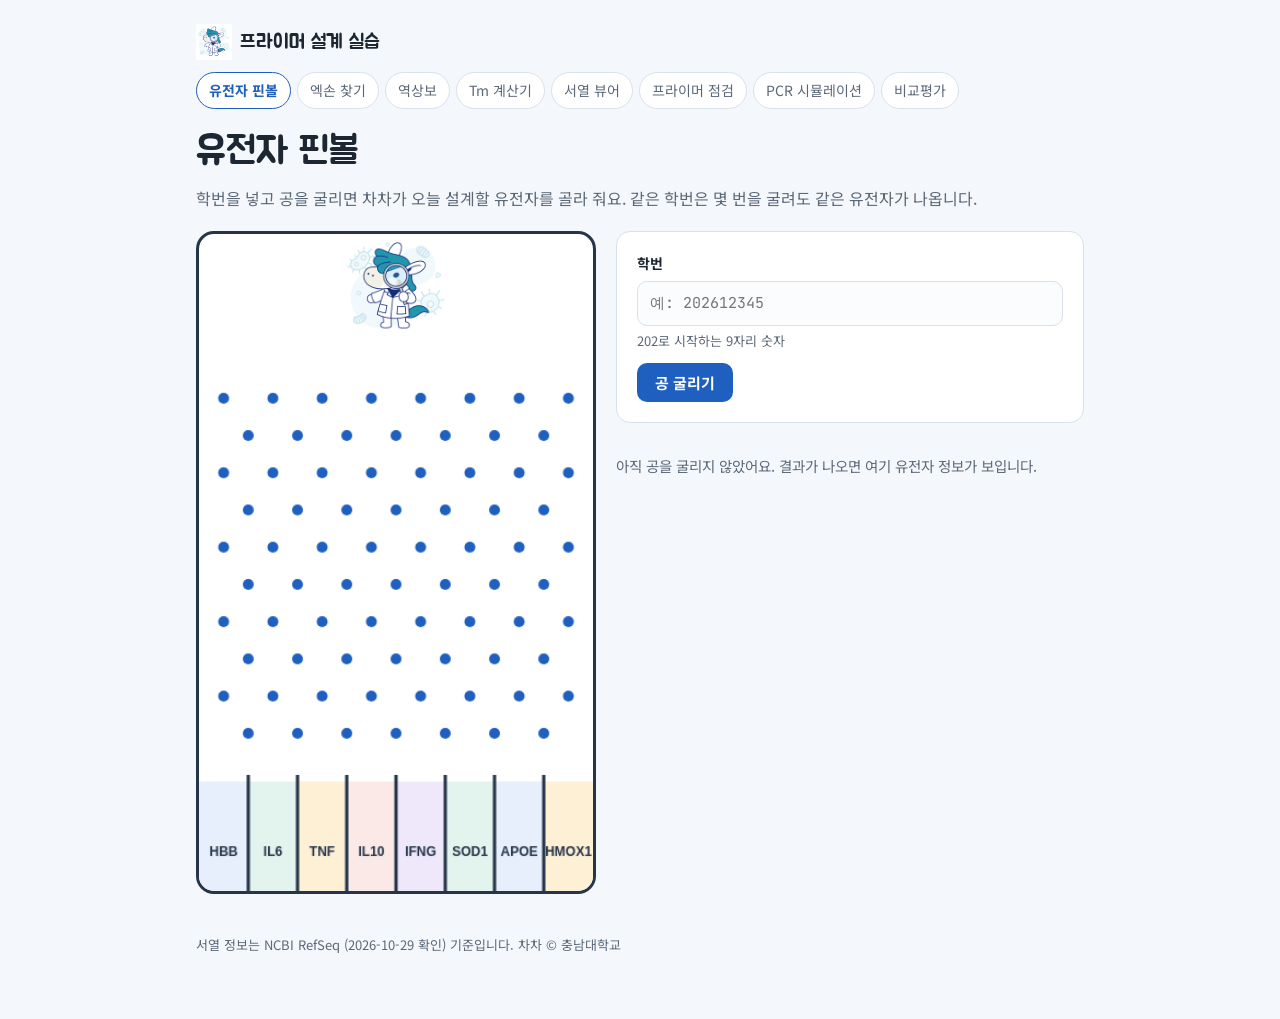
<file: docs/pinball.html>
<!doctype html>
<html lang="ko">
<head>
<meta charset="utf-8">
<meta name="viewport" content="width=device-width, initial-scale=1">
<script>document.addEventListener('click',function(e){var a=e.target.closest&&e.target.closest('a[href]');if(a&&a.host&&a.host!==location.host){a.target='_blank';a.rel='noopener';}});</script>
<title>유전자 핀볼</title>
<link rel="preconnect" href="https://fonts.googleapis.com">
<link rel="preconnect" href="https://fonts.gstatic.com" crossorigin>
<link rel="stylesheet" href="https://fonts.googleapis.com/css2?family=Jua&family=Noto+Sans+KR:wght@400;700&family=JetBrains+Mono:wght@400;700&display=swap">
<link rel="stylesheet" href="style.css">
<style>
.game { display: grid; grid-template-columns: minmax(0, 400px) minmax(0, 1fr); gap: 20px; align-items: start; }
@media (max-width: 760px) { .game { grid-template-columns: minmax(0, 1fr); } }
.board { position: relative; width: 100%; max-width: 400px; margin: 0 auto; }
.board canvas { display: block; width: 100%; height: auto; border-radius: 18px; background: #ffffff; border: 3px solid #26354a; }
.chacha { position: absolute; top: 4px; left: 50%; width: 27%; transform: translateX(-50%); transition: left .7s cubic-bezier(.4,1.4,.6,1); pointer-events: none; }
.chacha img { width: 100%; display: block; }
.chacha.throw img { animation: hop .35s ease-out; }
@keyframes hop { 0% { transform: translateY(0) } 40% { transform: translateY(-10px) rotate(-6deg) } 100% { transform: translateY(0) } }
.bubble { position: absolute; top: 4px; left: 92%; white-space: nowrap; font: 15px/1.2 var(--font-cute); background: #fff; border: 2px solid #26354a; border-radius: 12px; padding: 6px 10px; opacity: 0; transition: opacity .2s; }
.bubble.show { opacity: 1; }
.chacha.flip .bubble { left: auto; right: 92%; }
.side { display: grid; gap: 16px; min-width: 0; }
.card { border: 2px solid var(--blue); border-radius: 14px; padding: 18px; background: var(--panel); }
.card .sym { font: 34px/1 var(--font-cute); color: var(--blue); }
.card .ko { font-weight: 700; margin-top: 6px; }
.card dl { display: grid; grid-template-columns: auto 1fr; gap: 4px 14px; margin: 14px 0; font-size: 14.5px; }
.card dt { color: var(--ink-soft); }
.card dd { margin: 0; font-family: var(--font-mono); }
.card p { margin: 0 0 14px; font-size: 14.5px; }
.empty { color: var(--ink-soft); font-size: 14.5px; }
@media (prefers-reduced-motion: reduce) { .chacha { transition: none; } .chacha.throw img { animation: none; } }
</style>
</head>
<body>
<div class="wrap">
  <div class="topbar">
    <a class="home" href="index.html"><img src="chacha.png" alt="">프라이머 설계 실습</a>
    <nav class="nav"><a href="pinball.html" aria-current="page">유전자 핀볼</a><a href="align.html">엑손 찾기</a><a href="revcomp.html">역상보</a><a href="tm.html">Tm 계산기</a><a href="viewer.html">서열 뷰어</a><a href="check.html">프라이머 점검</a><a href="pcr.html">PCR 시뮬레이션</a><a href="score.html">비교평가</a></nav>
  </div>

  <h1>유전자 핀볼</h1>
  <p class="lead">학번을 넣고 공을 굴리면 차차가 오늘 설계할 유전자를 골라 줘요. 같은 학번은 몇 번을 굴려도 같은 유전자가 나옵니다.</p>

  <div class="game">
    <div class="board" id="board">
      <canvas id="cv" width="360" height="600" aria-label="핀볼 판"></canvas>
      <div class="chacha" id="chacha"><div class="bubble" id="bubble"></div><img src="chacha.png" alt="차차"></div>
    </div>

    <div class="side">
      <div class="panel">
        <label class="field" for="sid">학번</label>
        <input type="text" id="sid" inputmode="numeric" autocomplete="off" maxlength="9" placeholder="예: 202612345">
        <p class="hint">202로 시작하는 9자리 숫자</p>
        <div class="row" style="margin-top:12px">
          <button class="btn" id="go" type="button">공 굴리기</button>
        </div>
        <div id="err" class="msg err" hidden></div>
      </div>

      <div id="result">
        <p class="empty">아직 공을 굴리지 않았어요. 결과가 나오면 여기 유전자 정보가 보입니다.</p>
      </div>
    </div>
  </div>

  <footer class="foot">서열 정보는 NCBI RefSeq (2026-10-29 확인) 기준입니다. 차차 © 충남대학교</footer>
</div>

<script src="assign.js"></script>
<script>
(function () {
  var GENES = [
    { sym: 'HBB',   ko: '베타 글로빈',              acc: 'NM_000518.5', len: 628,  cds: '51–494',  g: ['NC_000011.10', 5225464, 5227071, 1], note: '적혈구에서 산소를 나르는 헤모글로빈의 한 부분입니다. 겸상적혈구빈혈의 원인 유전자예요.' },
    { sym: 'IL6',   ko: '인터루킨-6',               acc: 'NM_000600.5', len: 1127, cds: '64–702',  g: ['NC_000007.14', 22727200, 22731998, 0], note: '염증이 생기면 분비되는 대표적인 사이토카인입니다.' },
    { sym: 'TNF',   ko: '종양괴사인자',             acc: 'NM_000594.4', len: 1678, cds: '178–879', g: ['NC_000006.12', 31575565, 31578336, 0], note: '염증과 면역 반응을 이끄는 신호 단백질입니다. 기호는 TNFA가 아니라 TNF예요.' },
    { sym: 'IL10',  ko: '인터루킨-10',              acc: 'NM_000572.3', len: 1630, cds: '60–596',  g: ['NC_000001.11', 206767602, 206772494, 1], note: '지나친 면역 반응을 가라앉히는 사이토카인입니다.' },
    { sym: 'IFNG',  ko: '인터페론 감마',            acc: 'NM_000619.3', len: 1211, cds: '126–626', g: ['NC_000012.12', 68154768, 68159740, 1], note: '바이러스에 감염된 세포를 공격하는 면역세포가 분비합니다.' },
    { sym: 'SOD1',  ko: '초과산화물 불균등화효소 1', acc: 'NM_000454.5', len: 895,  cds: '78–542',  g: ['NC_000021.9', 31659693, 31668931, 0], note: '세포 안의 활성산소를 없애는 효소입니다. 루게릭병(ALS)과 관련 있어요.' },
    { sym: 'APOE',  ko: '아포지단백 E',             acc: 'NM_000041.4', len: 1166, cds: '70–1023', g: ['NC_000019.10', 44905796, 44909393, 0], note: '혈액에서 콜레스테롤을 운반합니다. 알츠하이머병 위험도와 관련 있어요.' },
    { sym: 'HMOX1', ko: '헴 산소화효소 1',          acc: 'NM_002133.3', len: 1554, cds: '79–945',  g: ['NC_000022.11', 35381096, 35394207, 0], note: '헴을 분해하는 효소로, 세포가 스트레스를 받으면 많아집니다.' }
  ];
  var N = GENES.length;
  var W = 360, H = 600, R = 7, PR = 5, SLOT_TOP = 500, FLOOR = 590 - R;
  var SW = W / N;

  // 핀 배치
  var pegs = [];
  for (var row = 0; row < 10; row++) {
    var y = 150 + row * 34;
    if (row % 2 === 0) { for (var k = 0; k < N; k++) pegs.push([SW / 2 + k * SW, y]); }
    else { for (var k2 = 1; k2 < N; k2++) pegs.push([k2 * SW, y]); }
  }

  // 같은 학번 → 같은 결과. 규칙은 assign.js
  if (ASSIGN.SYMS.join() !== GENES.map(function (g) { return g.sym; }).join()) console.error('assign.js의 유전자 순서가 GENES와 다릅니다');
  function rng(seed) {
    return function () {
      seed |= 0; seed = seed + 0x6D2B79F5 | 0;
      var t = Math.imul(seed ^ seed >>> 15, 1 | seed);
      t = t + Math.imul(t ^ t >>> 7, 61 | t) ^ t;
      return ((t ^ t >>> 14) >>> 0) / 4294967296;
    };
  }

  // 공 한 번 굴려서 경로를 기록
  function simulate(seed) {
    var rand = rng(seed);
    var x = 110 + rand() * 140, y = 100, vx = (rand() - 0.5) * 60, vy = 0;
    var dt = 1 / 120, g = 760, path = [], slot = -1;
    for (var step = 0; step < 1400; step++) {
      vy += g * dt; x += vx * dt; y += vy * dt;
      if (y < SLOT_TOP) {
        for (var i = 0; i < pegs.length; i++) {
          var dx = x - pegs[i][0], dy = y - pegs[i][1], d2 = dx * dx + dy * dy, m = R + PR;
          if (d2 < m * m) {
            var d = Math.sqrt(d2) || 0.01, nx = dx / d, ny = dy / d;
            x = pegs[i][0] + nx * m; y = pegs[i][1] + ny * m;
            var vn = vx * nx + vy * ny;
            if (vn < 0) { vx -= 1.45 * vn * nx; vy -= 1.45 * vn * ny; }
            var kick = (rand() - 0.5) * 70; vx += -ny * kick; vy += nx * kick;
          }
        }
        if (x < R) { x = R; vx = Math.abs(vx) * 0.6; }
        if (x > W - R) { x = W - R; vx = -Math.abs(vx) * 0.6; }
      } else {
        if (slot < 0) slot = Math.min(N - 1, Math.max(0, Math.floor(x / SW)));
        var lo = slot * SW + R + 1, hi = (slot + 1) * SW - R - 1;
        if (x < lo) { x = lo; vx = Math.abs(vx) * 0.4; }
        if (x > hi) { x = hi; vx = -Math.abs(vx) * 0.4; }
        if (y >= FLOOR) { y = FLOOR; path.push([x, y]); break; }
      }
      var sp = Math.hypot(vx, vy); if (sp > 650) { vx *= 650 / sp; vy *= 650 / sp; }
      path.push([x, y]);
    }
    return { slot: slot, path: path, x0: path[0][0] };
  }
  function planFor(target) {
    for (var s = 1; s < 5000; s++) { var r = simulate(s); if (r.slot === target) return r; }
    return simulate(1);
  }
  // 점검용: pinball.html?selftest 로 열면 칸마다 경로를 찾는 데 필요한 시도 횟수를 콘솔에 표시
  if (/selftest/.test(location.search)) {
    var report = GENES.map(function (g, i) {
      for (var s = 1; s < 5000; s++) if (simulate(s).slot === i) return g.sym + ':' + s;
      return g.sym + ':없음';
    });
    console.log('pinball selftest ' + report.join(' '));
  }

  // 그리기
  var cv = document.getElementById('cv'), ctx = cv.getContext('2d');
  var dpr = Math.min(window.devicePixelRatio || 1, 2);
  cv.width = W * dpr; cv.height = H * dpr; ctx.scale(dpr, dpr);
  var COLORS = ['#e6effb', '#e3f4ee', '#fdf0d5', '#fbe9e7', '#efe8fb', '#e3f4ee', '#e6effb', '#fdf0d5'];
  var win = -1, confetti = [];

  function draw(ball) {
    ctx.clearRect(0, 0, W, H);
    for (var i = 0; i < N; i++) {
      ctx.fillStyle = i === win ? '#f6c445' : COLORS[i];
      ctx.fillRect(i * SW, SLOT_TOP, SW, H - SLOT_TOP);
    }
    ctx.strokeStyle = '#26354a'; ctx.lineWidth = 3;
    for (var j = 1; j < N; j++) { ctx.beginPath(); ctx.moveTo(j * SW, SLOT_TOP - 6); ctx.lineTo(j * SW, H); ctx.stroke(); }
    ctx.fillStyle = '#26354a';
    ctx.font = 'bold 12px "Noto Sans KR", sans-serif'; ctx.textAlign = 'center';
    for (var t = 0; t < N; t++) ctx.fillText(GENES[t].sym, t * SW + SW / 2, 568);
    for (var p = 0; p < pegs.length; p++) {
      ctx.beginPath(); ctx.arc(pegs[p][0], pegs[p][1], PR, 0, Math.PI * 2);
      ctx.fillStyle = '#1f5fbf'; ctx.fill();
    }
    for (var c = 0; c < confetti.length; c++) { var q = confetti[c]; ctx.fillStyle = q.col; ctx.fillRect(q.x, q.y, 5, 5); }
    if (ball) {
      ctx.beginPath(); ctx.arc(ball[0], ball[1], R, 0, Math.PI * 2);
      ctx.fillStyle = '#f6c445'; ctx.fill(); ctx.lineWidth = 2.5; ctx.strokeStyle = '#26354a'; ctx.stroke();
    }
  }
  draw(null);

  var chacha = document.getElementById('chacha'), bubble = document.getElementById('bubble');
  var go = document.getElementById('go'), sid = document.getElementById('sid'), err = document.getElementById('err');
  var resultBox = document.getElementById('result');
  var reduce = window.matchMedia && window.matchMedia('(prefers-reduced-motion: reduce)').matches;

  function say(text) { bubble.textContent = text; bubble.classList.add('show'); }

  function showResult(g) {
    var gd = g.g, gName = gd[0] + ':' + (gd[3] ? 'c' + gd[2] + '-' + gd[1] : gd[1] + '-' + gd[2]);
    var gUrl = 'https://www.ncbi.nlm.nih.gov/nuccore/' + gd[0] + '?report=fasta&from=' + gd[1] + '&to=' + gd[2] + (gd[3] ? '&strand=true' : '');
    resultBox.innerHTML =
      '<div class="card">' +
        '<div class="sym">' + g.sym + '</div>' +
        '<div class="ko">' + g.ko + '</div>' +
        '<dl><dt>mRNA (RefSeq)</dt><dd>' + g.acc + ' · ' + g.len.toLocaleString() + ' bp</dd>' +
        '<dt>CDS 위치</dt><dd>' + g.cds + '</dd>' +
        '<dt>gDNA (유전자 구간)</dt><dd>' + gName + ' · ' + (gd[2] - gd[1] + 1).toLocaleString() + ' bp</dd></dl>' +
        '<p>' + g.note + '</p>' +
        '<div class="row">' +
          '<a class="btn" href="https://www.ncbi.nlm.nih.gov/nuccore/' + g.acc + '" target="_blank" rel="noopener">mRNA 보기</a>' +
          '<a class="btn" href="' + gUrl + '" target="_blank" rel="noopener">gDNA 보기(FASTA)</a>' +
          '<button class="btn ghost" type="button" id="copyAcc">번호 복사</button>' +
        '</div>' +
        '<p class="hint" style="margin-top:12px">RefSeq 번호는 점 뒤 버전까지입니다. 버튼 없이 직접 찾아가는 방법은 <a href="guide.html?doc=ncbi">NCBI 찾아가기 안내</a>에 있어요.</p>' +
      '</div>';
    document.getElementById('copyAcc').addEventListener('click', function (e) {
      var b = e.currentTarget;
      try { navigator.clipboard.writeText(g.acc).then(function () { b.textContent = '복사됨'; }, function () { b.textContent = g.acc; }); }
      catch (x) { b.textContent = g.acc; }
    });
  }

  function burst() {
    confetti = [];
    var cols = ['#1f5fbf', '#2f9e7a', '#c8423b', '#f6c445', '#8b5cf6'];
    for (var i = 0; i < 40; i++) confetti.push({ x: win * SW + SW / 2, y: SLOT_TOP, vx: (Math.random() - 0.5) * 220, vy: -Math.random() * 260 - 80, col: cols[i % 5] });
    var t0 = performance.now();
    (function fly(now) {
      var dt = 1 / 60;
      confetti.forEach(function (q) { q.vy += 500 * dt; q.x += q.vx * dt; q.y += q.vy * dt; });
      draw([plan.path[plan.path.length - 1][0], plan.path[plan.path.length - 1][1]]);
      if (now - t0 < 1400) requestAnimationFrame(fly); else { confetti = []; draw(plan.path[plan.path.length - 1]); }
    })(t0);
  }

  var plan = null, busy = false;
  function roll() {
    if (busy) return;
    var id = sid.value.trim();
    if (!/^202\d{6}$/.test(id)) { err.textContent = id ? '학번은 202로 시작하는 9자리 숫자예요. 다시 확인해 주세요.' : '학번을 먼저 입력하세요.'; err.hidden = false; sid.focus(); return; }
    err.hidden = true; busy = true; go.disabled = true; win = -1; confetti = [];
    bubble.classList.remove('show');
    var target = ASSIGN.pick(id);
    plan = planFor(target);
    draw(null);
    chacha.style.left = (plan.x0 / W * 100) + '%';
    chacha.classList.toggle('flip', plan.x0 > W * 0.55);
    say('간다~!');
    setTimeout(function () {
      chacha.classList.remove('throw'); void chacha.offsetWidth; chacha.classList.add('throw');
      var start = performance.now(), path = plan.path;
      if (reduce) { finish(target); return; }
      (function frame(now) {
        var i = Math.min(path.length - 1, Math.floor((now - start) / 1000 * 120));
        draw(path[i]);
        if (i < path.length - 1) requestAnimationFrame(frame); else finish(target);
      })(start);
    }, reduce ? 0 : 750);
  }
  function finish(target) {
    win = target;
    draw(plan.path[plan.path.length - 1]);
    if (!reduce) burst();
    say(GENES[target].sym + ' 당첨!');
    showResult(GENES[target]);
    busy = false; go.disabled = false;
  }

  go.addEventListener('click', roll);
  sid.addEventListener('keydown', function (e) { if (e.key === 'Enter') roll(); });})();
</script>
</body>
</html>
</file>
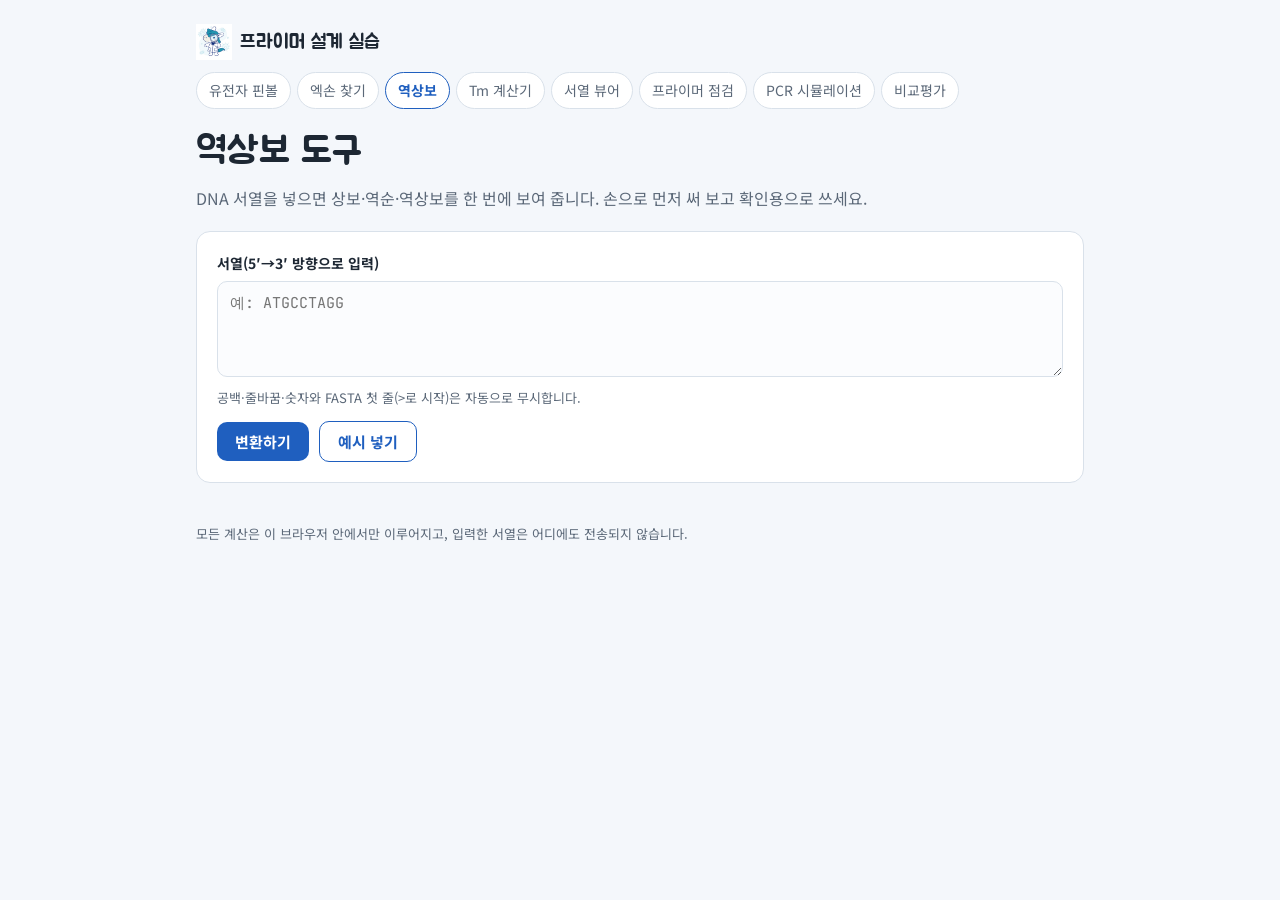
<file: docs/revcomp.html>
<!doctype html>
<html lang="ko">
<head>
<meta charset="utf-8">
<meta name="viewport" content="width=device-width, initial-scale=1">
<script>document.addEventListener('click',function(e){var a=e.target.closest&&e.target.closest('a[href]');if(a&&a.host&&a.host!==location.host){a.target='_blank';a.rel='noopener';}});</script>
<title>역상보 도구</title>
<link rel="preconnect" href="https://fonts.googleapis.com">
<link rel="preconnect" href="https://fonts.gstatic.com" crossorigin>
<link rel="stylesheet" href="https://fonts.googleapis.com/css2?family=Jua&family=Noto+Sans+KR:wght@400;700&family=JetBrains+Mono:wght@400;700&display=swap">
<link rel="stylesheet" href="style.css">
<style>
.out { display: grid; gap: 8px; margin-top: 16px; }
.line { display: grid; grid-template-columns: 7.5em minmax(0, 1fr) auto; gap: 10px; align-items: center; padding: 10px 12px; border: 1px solid var(--line); border-radius: 10px; background: #fbfcfe; }
.line.main { border: 2px solid var(--blue); background: var(--blue-soft); }
.line .name { font-size: 13.5px; font-weight: 700; color: var(--ink-soft); }
.line.main .name { color: var(--blue); }
.line .seq { font-family: var(--font-mono); font-size: 15px; word-break: break-all; }
.line .seq small { color: var(--ink-soft); font-size: 12px; }
@media (max-width: 560px) { .line { grid-template-columns: minmax(0, 1fr) auto; } .line .name { grid-column: 1 / -1; } }
.stats { display: flex; flex-wrap: wrap; gap: 6px 20px; font-size: 14px; color: var(--ink-soft); margin-top: 10px; }
.stats b { color: var(--ink); font-family: var(--font-mono); }
</style>
</head>
<body>
<div class="wrap">
  <div class="topbar">
    <a class="home" href="index.html"><img src="chacha.png" alt="">프라이머 설계 실습</a>
    <nav class="nav"><a href="pinball.html">유전자 핀볼</a><a href="align.html">엑손 찾기</a><a href="revcomp.html" aria-current="page">역상보</a><a href="tm.html">Tm 계산기</a><a href="viewer.html">서열 뷰어</a><a href="check.html">프라이머 점검</a><a href="pcr.html">PCR 시뮬레이션</a><a href="score.html">비교평가</a></nav>
  </div>

  <h1>역상보 도구</h1>
  <p class="lead">DNA 서열을 넣으면 상보·역순·역상보를 한 번에 보여 줍니다. 손으로 먼저 써 보고 확인용으로 쓰세요.</p>

  <section class="panel">
    <label class="field" for="seq">서열(5′→3′ 방향으로 입력)</label>
    <textarea id="seq" spellcheck="false" placeholder="예: ATGCCTAGG"></textarea>
    <p class="hint">공백·줄바꿈·숫자와 FASTA 첫 줄(&gt;로 시작)은 자동으로 무시합니다.</p>
    <div class="row" style="margin-top:12px">
      <button class="btn" id="run" type="button">변환하기</button>
      <button class="btn ghost" id="ex" type="button">예시 넣기</button>
    </div>
    <div id="err1" class="msg err" hidden></div>
    <div id="out1" hidden>
      <div class="out">
        <div class="line"><span class="name">입력</span><span class="seq" id="o-in"></span><span></span></div>
        <div class="line"><span class="name">상보</span><span class="seq" id="o-c"></span><span></span></div>
        <div class="line"><span class="name">역순</span><span class="seq" id="o-r"></span><span></span></div>
        <div class="line main"><span class="name">역상보 ★</span><span class="seq" id="o-rc"></span><button class="btn small" id="copy" type="button">복사</button></div>
      </div>
      <div class="stats">
        <span>길이 <b id="s-len"></b></span>
        <span>GC 비율 <b id="s-gc"></b></span>
      </div>
    </div>
  </section>

  <footer class="foot">모든 계산은 이 브라우저 안에서만 이루어지고, 입력한 서열은 어디에도 전송되지 않습니다.</footer>
</div>

<script src="dna.js"></script>
<script>
(function () {
  var $ = function (id) { return document.getElementById(id); };
  function run() {
    var s = DNA.clean($('seq').value), e = DNA.check(s);
    if (e) { $('err1').textContent = e; $('err1').hidden = false; $('out1').hidden = true; return; }
    $('err1').hidden = true; $('out1').hidden = false;
    var c = DNA.comp(s), rc = DNA.rc(s);
    $('o-in').innerHTML = '<small>5′-</small>' + s + '<small>-3′</small>';
    $('o-c').innerHTML = '<small>3′-</small>' + c + '<small>-5′</small>';
    $('o-r').innerHTML = '<small>3′-</small>' + DNA.rev(s) + '<small>-5′</small>';
    $('o-rc').innerHTML = '<small>5′-</small>' + rc + '<small>-3′</small>';
    $('o-rc').dataset.plain = rc;
    $('s-len').textContent = s.length + ' nt';
    $('s-gc').textContent = DNA.gcPercent(s).toFixed(1) + '%';
    $('copy').textContent = '복사';
  }
  $('run').addEventListener('click', run);
  $('ex').addEventListener('click', function () { $('seq').value = 'ATGCCTAGG'; run(); });
  $('copy').addEventListener('click', function () {
    var b = this, t = $('o-rc').dataset.plain;
    function sel() { var r = document.createRange(); r.selectNodeContents($('o-rc')); var w = getSelection(); w.removeAllRanges(); w.addRange(r); b.textContent = 'Ctrl+C'; }
    try { navigator.clipboard.writeText(t).then(function () { b.textContent = '복사됨'; }, sel); } catch (x) { sel(); }
  });
})();
</script>
</body>
</html>
</file>
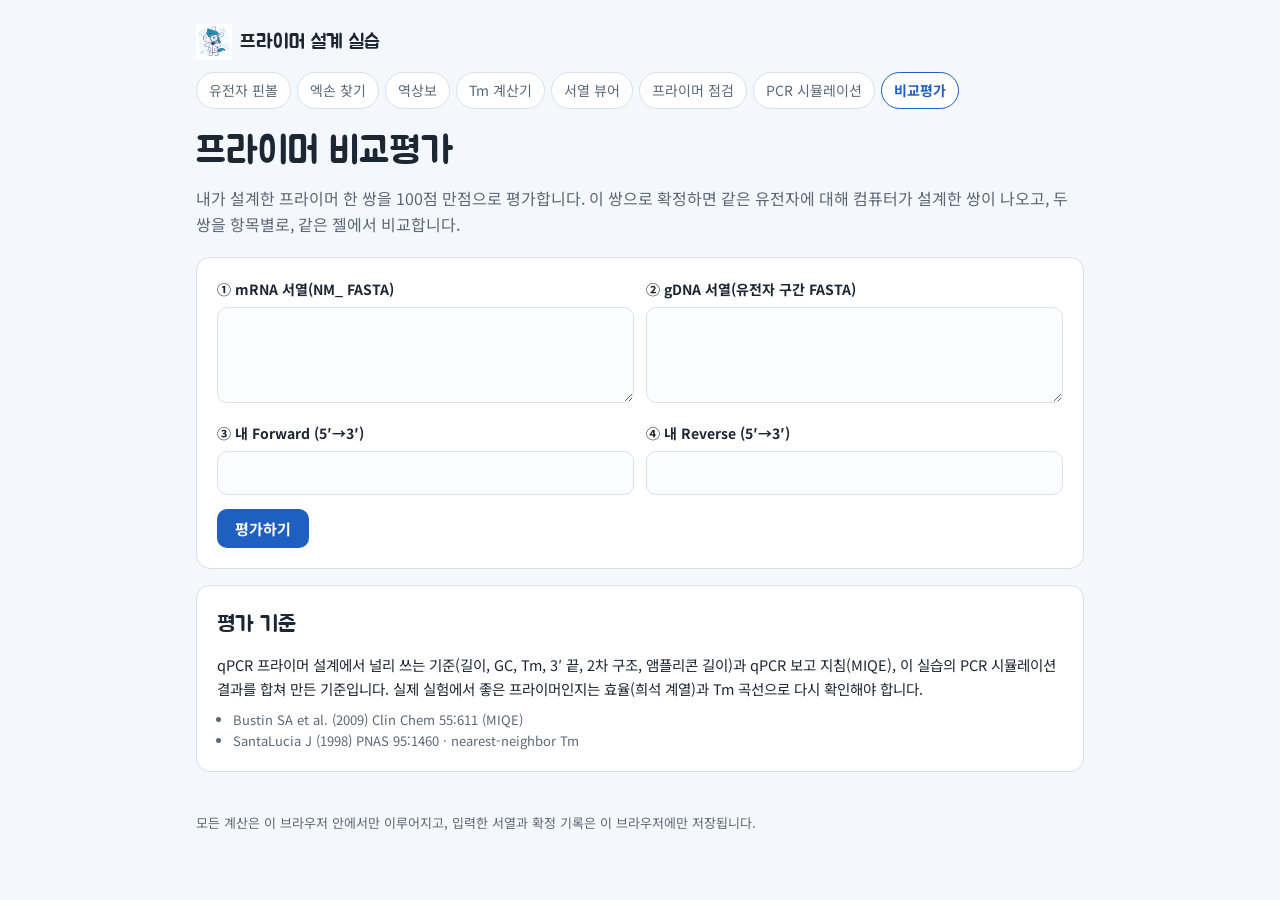
<file: docs/score.html>
<!doctype html>
<html lang="ko">
<head>
<meta charset="utf-8">
<meta name="viewport" content="width=device-width, initial-scale=1">
<script>document.addEventListener('click',function(e){var a=e.target.closest&&e.target.closest('a[href]');if(a&&a.host&&a.host!==location.host){a.target='_blank';a.rel='noopener';}});</script>
<title>프라이머 비교평가</title>
<link rel="preconnect" href="https://fonts.googleapis.com">
<link rel="preconnect" href="https://fonts.gstatic.com" crossorigin>
<link rel="stylesheet" href="https://fonts.googleapis.com/css2?family=Jua&family=Noto+Sans+KR:wght@400;700&family=JetBrains+Mono:wght@400;700&display=swap">
<link rel="stylesheet" href="style.css">
<style>
.grid { display: grid; grid-template-columns: minmax(0, 1fr) minmax(0, 1fr); gap: 12px; margin-top: 12px; }
@media (max-width: 560px) { .grid { grid-template-columns: minmax(0, 1fr); } }
.total { display: flex; align-items: baseline; gap: 14px; flex-wrap: wrap; }
.total .n { font: 44px/1 var(--font-cute); color: var(--blue); }
.total .n small { font-size: 20px; color: var(--ink-soft); }
table.t { border-collapse: collapse; width: 100%; font-size: 14px; margin-top: 12px; }
table.t td, table.t th { border-bottom: 1px solid var(--line); padding: 7px 9px; text-align: left; vertical-align: top; }
table.t th { background: #f6f8fb; font-size: 12.5px; color: var(--ink-soft); }
table.t td.m { font-family: var(--font-mono); font-size: 13px; }
table.t td.p { font-family: var(--font-mono); font-weight: 700; white-space: nowrap; }
.lv-ok { color: #1d6b52; } .lv-warn { color: #7a5a00; } .lv-bad { color: var(--red); }
.tw { overflow-x: auto; }
.res-list { display: grid; gap: 8px; margin-top: 12px; }
.msg.warn { background: #fdf3d8; color: #7a5a00; }
.record { font: 14px/1.7 var(--font-mono); background: #f6f8fb; border: 1px dashed var(--line); border-radius: 10px; padding: 12px 14px; white-space: pre-wrap; margin-top: 10px; }
input[readonly], textarea[readonly] { background: #eef2f7; color: var(--ink-soft); }
ol.steps { margin: 6px 0 0; padding-left: 1.3em; font-size: 14.5px; }
ol.steps li { margin: 4px 0; }
ul.refs { font-size: 13px; color: var(--ink-soft); margin: 8px 0 0; padding-left: 1.2em; }
</style>
</head>
<body>
<div class="wrap">
  <div class="topbar">
    <a class="home" href="index.html"><img src="chacha.png" alt="">프라이머 설계 실습</a>
    <nav class="nav"><a href="pinball.html">유전자 핀볼</a><a href="align.html">엑손 찾기</a><a href="revcomp.html">역상보</a><a href="tm.html">Tm 계산기</a><a href="viewer.html">서열 뷰어</a><a href="check.html">프라이머 점검</a><a href="pcr.html">PCR 시뮬레이션</a><a href="score.html" aria-current="page">비교평가</a></nav>
  </div>

  <h1>프라이머 비교평가</h1>
  <p class="lead">내가 설계한 프라이머 한 쌍을 100점 만점으로 평가합니다. 이 쌍으로 확정하면 같은 유전자에 대해 컴퓨터가 설계한 쌍이 나오고, 두 쌍을 항목별로, 같은 젤에서 비교합니다.</p>

  <section class="panel">
    <div class="grid" style="margin-top:0">
      <div><label class="field" for="m">① mRNA 서열(NM_ FASTA)</label><textarea id="m" spellcheck="false" style="min-height:96px"></textarea></div>
      <div><label class="field" for="g">② gDNA 서열(유전자 구간 FASTA)</label><textarea id="g" spellcheck="false" style="min-height:96px"></textarea></div>
      <div><label class="field" for="fa">③ 내 Forward (5′→3′)</label><input type="text" id="fa" spellcheck="false" autocomplete="off"></div>
      <div><label class="field" for="ra">④ 내 Reverse (5′→3′)</label><input type="text" id="ra" spellcheck="false" autocomplete="off"></div>
    </div>
    <div class="row" style="margin-top:14px"><button class="btn" id="go" type="button">평가하기</button></div>
    <div id="err" class="msg err" hidden></div>
  </section>

  <section class="panel" id="out" hidden>
    <div class="total"><span class="n" id="tot"></span><span id="grade"></span></div>
    <div class="tw"><table class="t" id="tbl"></table></div>
    <p class="hint">시뮬레이션 항목은 모든 학생에게 같은 표준 qPCR 프로그램으로 계산합니다.</p>

    <div id="lockBox">
      <h2 style="margin-top:20px">확정</h2>
      <p style="margin:0">확정하면 이 쌍은 바꿀 수 없고, 컴퓨터가 설계한 쌍이 나옵니다. 확정 기록은 보고서에 그대로 옮깁니다.</p>
      <div class="row" style="margin-top:10px"><button class="btn" id="lock" type="button">이 쌍으로 확정하기</button></div>
    </div>
  </section>

  <section class="panel" id="after" hidden>
    <h2>확정 기록</h2>
    <div class="record" id="record"></div>

    <h2 style="margin-top:22px">컴퓨터가 설계한 쌍과 비교</h2>
    <div id="refInfo"></div>
    <div class="tw"><table class="t" id="cmp"></table></div>
    <div class="row" style="margin-top:12px"><a class="btn" id="toPcr" href="pcr.html#compare" hidden>PCR 시뮬레이션에서 두 쌍 같이 돌리기</a></div>

    <div class="row" style="margin-top:22px"><button class="btn small ghost" id="reset" type="button">확정 기록 지우기</button><button class="btn small" id="reset2" type="button" hidden style="background:var(--red)">정말 지우기</button></div>
  </section>

  <section class="panel">
    <h2>평가 기준</h2>
    <p style="margin:0; font-size:14.5px">qPCR 프라이머 설계에서 널리 쓰는 기준(길이, GC, Tm, 3′ 끝, 2차 구조, 앰플리콘 길이)과 qPCR 보고 지침(MIQE), 이 실습의 PCR 시뮬레이션 결과를 합쳐 만든 기준입니다. 실제 실험에서 좋은 프라이머인지는 효율(희석 계열)과 Tm 곡선으로 다시 확인해야 합니다.</p>
    <ul class="refs">
      <li>Bustin SA et al. (2009) Clin Chem 55:611 (MIQE)</li>
      <li>SantaLucia J (1998) PNAS 95:1460 · nearest-neighbor Tm</li>
    </ul>
  </section>

  <footer class="foot">모든 계산은 이 브라우저 안에서만 이루어지고, 입력한 서열과 확정 기록은 이 브라우저에만 저장됩니다.</footer>
</div>

<script src="dna.js"></script>
<script src="pcr-bg.js"></script>
<script src="pcrsim.js"></script>
<script src="ref-pairs.js"></script>
<script>
(function () {
  var $ = function (id) { return document.getElementById(id); };
  var KEY = 'pdl-compare', SEED = 20261030, VIS = PCRSIM.VISIBLE_NG;
  function esc(s) { return String(s).replace(/&/g, '&amp;').replace(/</g, '&lt;'); }
  function load() { try { return JSON.parse(localStorage.getItem(KEY) || 'null'); } catch (e) { return null; } }
  function save(o) { try { localStorage.setItem(KEY, JSON.stringify(o)); } catch (e) {} }

  // 한 쌍 평가. 반환: { fatal, total, items:[{name, rule, value, pts, max}] }
  function score(mRaw, M, G, F, R) {
    if (!F || !R) return { fatal: 'Forward와 Reverse를 모두 넣어 주세요.' };
    var e = DNA.check(F) || DNA.check(R); if (e) return { fatal: '프라이머: ' + e };
    if (/[^ACGT]/.test(F + R)) return { fatal: '프라이머에는 A, C, G, T만 넣어 주세요.' };
    var fa = M.indexOf(F), ra = M.indexOf(DNA.rc(R));
    if (fa < 0) return { fatal: 'Forward가 mRNA에 그대로 있지 않습니다. mRNA 윗가닥 서열을 5′→3′로 넣었는지 확인하세요.' };
    if (ra < 0) return { fatal: 'Reverse의 역상보가 mRNA에 없습니다. Reverse는 윗가닥 서열을 역상보로 바꿔 넣습니다.' };
    var size = ra + R.length - fa;
    if (size <= Math.max(F.length, R.length)) return { fatal: 'Reverse가 Forward보다 오른쪽(3′ 쪽)에 있어야 산물이 생깁니다.' };

    var items = [], pr = [{ n: 'F', s: F }, { n: 'R', s: R }];
    function add(name, rule, value, pts, max) { items.push({ name: name, rule: rule, value: value, pts: pts, max: max }); }
    function per(name, rule, max, f) {
      var v = [], p = 0;
      pr.forEach(function (x) { var r = f(x.s); v.push(x.n + ' ' + r[0]); p += r[1]; });
      add(name, rule, v.join(' · '), p, max);
    }
    per('길이', '18–24 nt', 6, function (s) { var L = s.length; return [L + ' nt', L >= 18 && L <= 24 ? 3 : (L >= 17 && L <= 26 ? 1 : 0)]; });
    per('GC 비율', '40–60%', 6, function (s) { var g = DNA.gcPercent(s); return [g.toFixed(0) + '%', g >= 40 && g <= 60 ? 3 : (g >= 35 && g <= 65 ? 1 : 0)]; });
    var tms = pr.map(function (x) { return DNA.tmNN(x.s, DNA.DESIGN).tm; });
    per('Tm', '58–62 °C (③ 설계 기준)', 8, function (s) { var t = DNA.tmNN(s, DNA.DESIGN).tm, d = Math.abs(t - 60); return [t.toFixed(1) + ' °C', d <= 2 ? 4 : d <= 3 ? 2 : d <= 4 ? 1 : 0]; });
    var dt = Math.abs(tms[0] - tms[1]);
    add('Tm 차이', '2 °C 이내', dt.toFixed(1) + ' °C', dt <= 1 ? 5 : dt <= 2 ? 4 : dt <= 3 ? 1 : 0, 5);
    per('3′ 끝', '마지막 5 nt 중 G/C 1–3개', 6, function (s) { var g = (s.substr(-5).match(/[GC]/g) || []).length; return ['G/C ' + g, g >= 1 && g <= 3 ? 3 : g === 0 ? 1 : 0]; });
    per('반복 서열', '같은 염기 4개, 두 염기 4번 반복 없음', 4, function (s) {
      var run = (s.match(/(A{4,}|C{4,}|G{4,}|T{4,})/) || [''])[0], di = /(AC|AG|AT|CA|CG|CT|GA|GC|GT|TA|TC|TG)\1{3,}/.test(s);
      return [run ? run : di ? '두 염기 반복' : '없음', (run || di) ? 0 : 2];
    });
    per('머리핀', '60 °C에서 ΔG −1 kcal/mol보다 약함', 6, function (s) {
      var h = PCRSIM.hairpinDG(s); if (!h) return ['없음', 3];
      var g = PCRSIM.dG(h.dH, h.dS, 60); return ['줄기 ' + h.stem + ' bp, ' + g.toFixed(1), g >= -1 ? 3 : g >= -2 ? 1 : 0];
    });
    var worst = 0, wl = '';
    [[F, R, 'F+R'], [F, F, 'F+F'], [R, R, 'R+R']].forEach(function (x) { var d = DNA.dimer(x[0], x[1]).best3.run || 0; if (d > worst) { worst = d; wl = x[2]; } });
    add('3′ 끝 이합체', '3′ 끝끼리 3 bp 이하', worst ? wl + ' ' + worst + ' bp' : '없음', worst <= 3 ? 8 : worst === 4 ? 3 : 0, 8);
    add('앰플리콘', '70–150 bp', size + ' bp', size >= 70 && size <= 150 ? 5 : (size > 150 && size <= 200) || (size >= 60 && size < 70) ? 1 : 0, 5);

    var gene = PCRSIM.detectGene(mRaw, M);
    var sim = PCRSIM.run({ M: M, G: G, gene: gene, geneLabel: gene, contam: true, seed: SEED, pairs: [{ name: 'A', F: F, R: R }] }).pairs[0];
    var cd = sim.lanes[0], gl = sim.lanes.filter(function (l) { return l.name === 'gDNA'; })[0], ntc = sim.lanes[sim.lanes.length - 1];

    // gDNA 구분
    var A = DNA.exonAlign(M, G), ex = A.exons, fb = fa + F.length - 1, rb = ra + R.length - 1;
    var spanF = DNA.exonOf(ex, fa) !== DNA.exonOf(ex, fb), spanR = DNA.exonOf(ex, ra) !== DNA.exonOf(ex, rb);
    var gvis = gl ? gl.bands.filter(function (b) { return b.ng >= VIS && !b.dimer; }) : [];
    var same = gvis.some(function (b) { return Math.abs(b.size - size) / size < 0.03; });
    var gv = spanF || spanR ? (spanF && spanR ? '두 프라이머가' : spanF ? 'F가' : 'R이') + ' 엑손 경계에 걸침' : '경계에 안 걸침', gp;
    if (!gvis.length) { gv += ', gDNA 산물 없음'; gp = spanF || spanR ? 20 : 12; }
    else if (!same) { gv += ', gDNA 산물 ' + gvis.map(function (b) { return b.size; }).join(', ') + ' bp (크기 다름)'; gp = 6; }
    else { gv += ', gDNA 산물 ' + size + ' bp (cDNA와 같은 크기, 구분 불가)'; gp = 0; }
    add('gDNA 구분', 'gDNA에서 산물이 안 생김', gv, gp, 20);

    // 특이성: cDNA 레인 산물 중 내 mRNA 산물의 비율
    var tgtNg = 0, allNg = 0, others = {};
    cd.bands.forEach(function (b) { b.parts.forEach(function (x) {
      if (x.dimer) return;
      allNg += x.ng;
      var p = x.p;
      if (p.tp.kind === 'target' && p.a.mis === 0 && p.b.mis === 0 && p.X.name !== p.Y.name) tgtNg += x.ng;
      else if (x.ng >= 0.05) { var n = p.tp.kind === 'target' ? '내 mRNA의 다른 자리' : p.tp.contam ? '섞인 유전체' : p.tp.name; others[n] = 1; }
    }); });
    if (cd.smearNg >= 0.05) { allNg += cd.smearNg; others['여러 크기 비특이 산물'] = 1; }
    var frac = allNg ? tgtNg / allNg : 0;
    add('특이성', 'cDNA 산물이 모두 내 mRNA에서', Math.round(frac * 100) + '%' + (Object.keys(others).length ? ' (그 밖: ' + Object.keys(others).slice(0, 3).join(', ') + ')' : ''), frac >= 0.99 ? 16 : frac >= 0.95 ? 10 : frac >= 0.8 ? 4 : 0, 16);

    var sp = 0, sv = [];
    var ctOk = cd.ct && tgtNg >= VIS;
    if (ctOk) { sp += cd.ct <= 24 ? 6 : cd.ct <= 26 ? 3 : cd.ct <= 28 ? 1 : 0; sv.push('cDNA Ct ' + cd.ct.toFixed(1) + (cd.ct > 24 ? ' (늦음)' : '')); } else sv.push('cDNA 산물 없음');
    if (!ntc.ct) { sp += 4; sv.push('NTC 깨끗'); }
    else { var d = cd.ct ? ntc.ct - cd.ct : 0; sp += d >= 15 ? 2 : 0; sv.push('NTC Ct ' + ntc.ct.toFixed(1)); }
    add('시뮬레이션', 'cDNA Ct 24 이하, NTC 깨끗', sv.join(', '), sp, 10);

    var total = items.reduce(function (a, b) { return a + b.pts; }, 0), cap = '';
    // gDNA가 섞였을 때 cDNA와 같은 크기 산물이 나오면 qPCR 신호를 믿을 수 없으므로 상한을 둔다
    if (same) { cap = 'gDNA에서 같은 크기 산물이 나와 최대 59점'; total = Math.min(total, 59); }
    // 증폭이 너무 늦으면(효율이 낮으면) qPCR에 쓸 수 없다
    else if (!ctOk || cd.ct > 28) { cap = (ctOk ? 'cDNA Ct가 28보다 늦어' : 'cDNA 산물이 없어') + ' 최대 64점'; total = Math.min(total, 64); }
    return { total: total, items: items, gene: gene, size: size, tms: tms, cap: cap };
  }
  function grade(t) { return t >= 90 ? '아주 좋음' : t >= 80 ? '좋음' : t >= 65 ? '쓸 수는 있음' : '다시 설계'; }
  function lv(p, m) { return p >= m ? 'lv-ok' : p >= m / 2 ? 'lv-warn' : 'lv-bad'; }

  var cur = null;
  function runA() {
    var mRaw = $('m').value, M = DNA.clean(mRaw), G = DNA.clean($('g').value);
    var e = DNA.check(M); if (e) return failA('mRNA: ' + e);
    e = DNA.check(G); if (e) return failA('gDNA: ' + (G ? e : 'gDNA 서열을 넣어야 gDNA 구분 항목을 평가할 수 있어요.'));
    var F = DNA.clean($('fa').value), R = DNA.clean($('ra').value);
    var s = score(mRaw, M, G, F, R);
    if (s.fatal) return failA(s.fatal);
    $('err').hidden = true;
    cur = { s: s, F: F, R: R, m: mRaw, g: $('g').value };
    $('tot').innerHTML = s.total + '<small> / 100</small>';
    $('grade').textContent = grade(s.total) + (s.gene ? ' · ' + s.gene : '') + ' · 앰플리콘 ' + s.size + ' bp' + (s.cap ? ' · ' + s.cap : '');
    var h = '<tr><th>항목</th><th>기준</th><th>내 쌍</th><th>점수</th></tr>';
    s.items.forEach(function (it) { h += '<tr><td>' + it.name + '</td><td>' + it.rule + '</td><td class="m">' + esc(it.value) + '</td><td class="p ' + lv(it.pts, it.max) + '">' + it.pts + ' / ' + it.max + '</td></tr>'; });
    $('tbl').innerHTML = h;
    $('out').hidden = false;
  }
  function failA(m) { $('err').innerHTML = m; $('err').hidden = false; $('out').hidden = true; }

  function stamp(d) { function z(x) { return (x < 10 ? '0' : '') + x; } return d.getFullYear() + '-' + z(d.getMonth() + 1) + '-' + z(d.getDate()) + ' ' + z(d.getHours()) + ':' + z(d.getMinutes()); }
  function lock(on) { ['m', 'g', 'fa', 'ra'].forEach(function (id) { $(id).readOnly = on; }); $('go').hidden = on; $('lockBox').hidden = on; }

  function showAfter(st) {
    $('record').textContent = '확정 ' + st.time + '\n유전자 ' + (st.gene || '?') + ' (' + (st.nm || '') + ')\nForward 5′-' + st.A.F + '-3′\nReverse 5′-' + st.A.R + '-3′\n앰플리콘 ' + st.size + ' bp · 점수 ' + st.scoreA + ' / 100';
    $('after').hidden = false;
    compare(st);
  }

  $('lock').addEventListener('click', function () {
    if (!cur) return;
    var gene = cur.s.gene, nm = gene ? window.PCR_BG.genes[gene].nm : ((cur.m.split(/\r?\n/)[0].match(/[NX]M_\d+\.\d+/) || [''])[0]);
    var st = { locked: true, time: stamp(new Date()), gene: gene, nm: nm, A: { F: cur.F, R: cur.R }, size: cur.s.size, scoreA: cur.s.total, m: cur.m, g: cur.g };
    var ref = gene && window.REF_PAIRS && window.REF_PAIRS[gene];
    if (ref) st.B = { F: ref.F, R: ref.R };
    save(st); lock(true); showAfter(st);
    $('after').scrollIntoView({ behavior: 'smooth' });
  });

  function compare(st) {
    if (!st.B) { $('refInfo').innerHTML = '<div class="msg warn">컴퓨터 설계 쌍은 핀볼의 8개 유전자에만 준비되어 있습니다.</div>'; return; }
    var M = DNA.clean(st.m), G = DNA.clean(st.g), F = st.B.F, R = st.B.R;
    var b = score(st.m, M, G, F, R);
    if (b.fatal) { $('refInfo').innerHTML = '<div class="msg err">' + b.fatal + '</div>'; return; }
    var a = score(st.m, M, G, st.A.F, st.A.R);
    var fa = M.indexOf(F), ra = M.indexOf(DNA.rc(R));
    $('refInfo').innerHTML = '<div class="record">컴퓨터 설계 쌍(' + esc(st.gene) + ')\nForward 5′-' + F + '-3′  mRNA ' + (fa + 1) + '–' + (fa + F.length) + '\nReverse 5′-' + R + '-3′  mRNA ' + (ra + R.length) + '–' + (ra + 1) + '\n앰플리콘 ' + b.size + ' bp · 점수 ' + b.total + ' / 100</div>';
    st.scoreB = b.total; save(st);
    var h = '<tr><th>항목</th><th>배점</th><th>내 쌍</th><th>컴퓨터 설계 쌍</th></tr>';
    a.items.forEach(function (it, i) {
      var jt = b.items[i];
      h += '<tr><td>' + it.name + '</td><td class="m">' + it.max + '</td><td><span class="p ' + lv(it.pts, it.max) + '">' + it.pts + '</span> <span class="hint">' + esc(it.value) + '</span></td><td><span class="p ' + lv(jt.pts, jt.max) + '">' + jt.pts + '</span> <span class="hint">' + esc(jt.value) + '</span></td></tr>';
    });
    h += '<tr><td><b>합계</b></td><td class="m">100</td><td class="p">' + a.total + (a.cap ? ' <span class="hint">(' + a.cap + ')</span>' : '') + '</td><td class="p">' + b.total + (b.cap ? ' <span class="hint">(' + b.cap + ')</span>' : '') + '</td></tr>';
    $('cmp').innerHTML = h;
    $('toPcr').hidden = false;
  }

  $('reset').addEventListener('click', function () { $('reset2').hidden = false; });
  $('reset2').addEventListener('click', function () { try { localStorage.removeItem(KEY); } catch (e) {} location.reload(); });
  $('go').addEventListener('click', runA);
  ['fa', 'ra'].forEach(function (id) { $(id).addEventListener('keydown', function (e) { if (e.key === 'Enter') runA(); }); });

  var st = load();
  if (st && st.locked) {
    $('m').value = st.m || ''; $('g').value = st.g || ''; $('fa').value = st.A.F; $('ra').value = st.A.R;
    runA(); lock(true); showAfter(st);
  }
})();
</script>
</body>
</html>
</file>
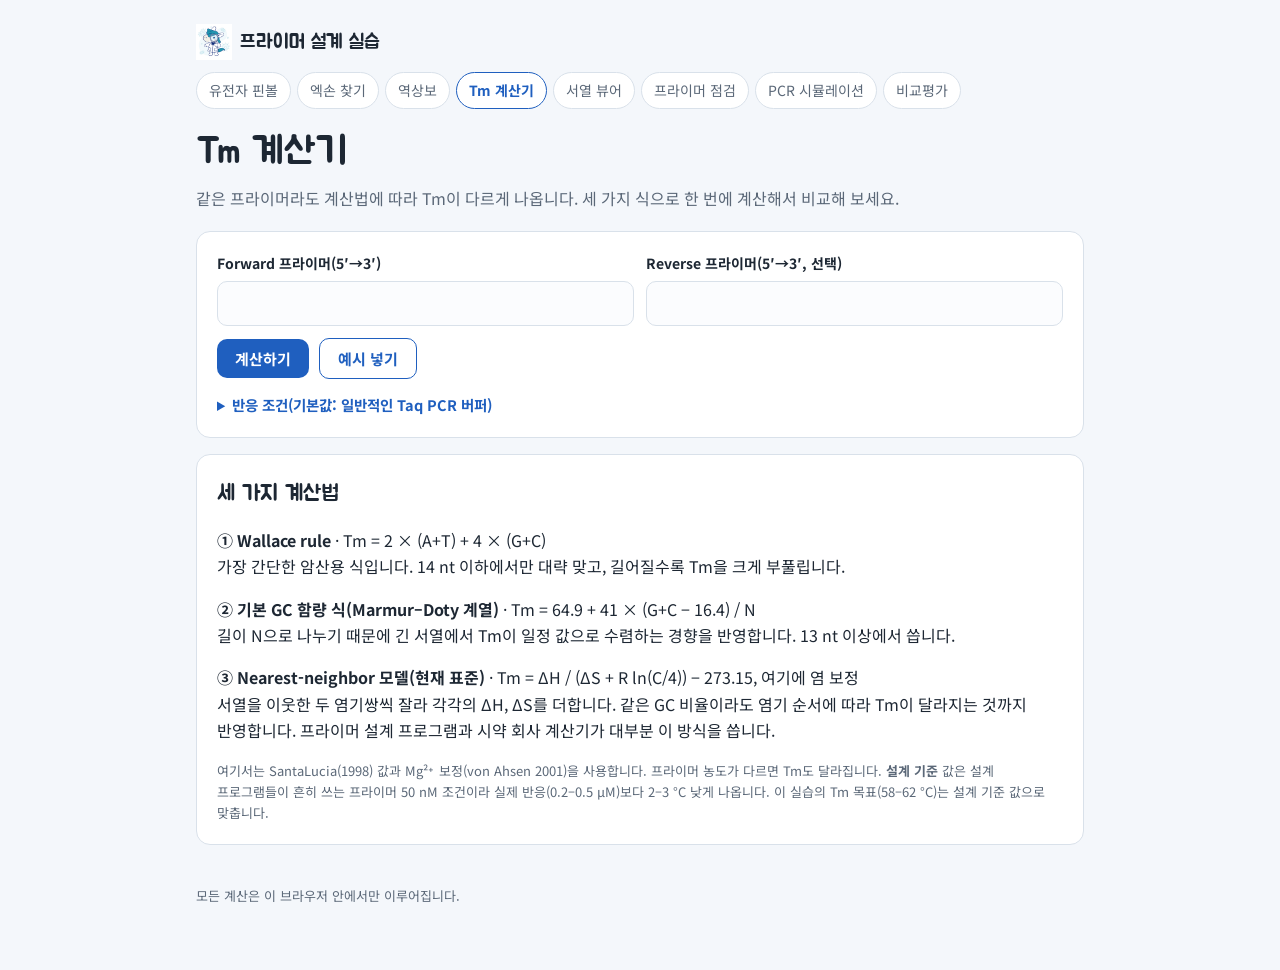
<file: docs/tm.html>
<!doctype html>
<html lang="ko">
<head>
<meta charset="utf-8">
<meta name="viewport" content="width=device-width, initial-scale=1">
<script>document.addEventListener('click',function(e){var a=e.target.closest&&e.target.closest('a[href]');if(a&&a.host&&a.host!==location.host){a.target='_blank';a.rel='noopener';}});</script>
<title>Tm 계산기</title>
<link rel="preconnect" href="https://fonts.googleapis.com">
<link rel="preconnect" href="https://fonts.gstatic.com" crossorigin>
<link rel="stylesheet" href="https://fonts.googleapis.com/css2?family=Jua&family=Noto+Sans+KR:wght@400;700&family=JetBrains+Mono:wght@400;700&display=swap">
<link rel="stylesheet" href="style.css">
<style>
.two { display: grid; grid-template-columns: minmax(0, 1fr) minmax(0, 1fr); gap: 12px; }
@media (max-width: 560px) { .two { grid-template-columns: minmax(0, 1fr); } }
.tbl-wrap { overflow-x: auto; margin-top: 16px; }
table { border-collapse: collapse; width: 100%; font-size: 14.5px; }
th, td { border-bottom: 1px solid var(--line); padding: 10px 12px; text-align: left; vertical-align: top; }
th { background: #f6f8fb; font-size: 13px; color: var(--ink-soft); }
td.num { font-family: var(--font-mono); font-size: 16px; font-weight: 700; white-space: nowrap; }
td .f { font-family: var(--font-mono); font-size: 12.5px; color: var(--ink-soft); display: block; margin-top: 4px; }
details { margin-top: 14px; }
summary { cursor: pointer; font-weight: 700; font-size: 14.5px; color: var(--blue); }
.cond { display: grid; grid-template-columns: repeat(auto-fit, minmax(160px, 1fr)); gap: 10px; margin-top: 10px; }
.cond input { font-family: var(--font-mono); }
.nn { font-family: var(--font-mono); font-size: 12.5px; display: flex; flex-wrap: wrap; gap: 4px; margin-top: 8px; }
.nn span { background: #f6f8fb; border: 1px solid var(--line); border-radius: 6px; padding: 2px 6px; }
</style>
</head>
<body>
<div class="wrap">
  <div class="topbar">
    <a class="home" href="index.html"><img src="chacha.png" alt="">프라이머 설계 실습</a>
    <nav class="nav"><a href="pinball.html">유전자 핀볼</a><a href="align.html">엑손 찾기</a><a href="revcomp.html">역상보</a><a href="tm.html" aria-current="page">Tm 계산기</a><a href="viewer.html">서열 뷰어</a><a href="check.html">프라이머 점검</a><a href="pcr.html">PCR 시뮬레이션</a><a href="score.html">비교평가</a></nav>
  </div>

  <h1>Tm 계산기</h1>
  <p class="lead">같은 프라이머라도 계산법에 따라 Tm이 다르게 나옵니다. 세 가지 식으로 한 번에 계산해서 비교해 보세요.</p>

  <section class="panel">
    <div class="two">
      <div><label class="field" for="f">Forward 프라이머(5′→3′)</label><input type="text" id="f" spellcheck="false" autocomplete="off"></div>
      <div><label class="field" for="r">Reverse 프라이머(5′→3′, 선택)</label><input type="text" id="r" spellcheck="false" autocomplete="off"></div>
    </div>
    <div class="row" style="margin-top:12px">
      <button class="btn" id="go" type="button">계산하기</button>
      <button class="btn ghost" id="ex" type="button">예시 넣기</button>
    </div>
    <div id="err" class="msg err" hidden></div>

    <details id="condBox">
      <summary>반응 조건(기본값: 일반적인 Taq PCR 버퍼)</summary>
      <p class="hint">대부분의 Taq 버퍼·프리믹스 조성입니다. 따로 바꾸지 않아도 됩니다.</p>
      <div class="cond">
        <div><label class="field" for="c-mono">K⁺/Na⁺ (mM)</label><input type="text" id="c-mono" value="50"></div>
        <div><label class="field" for="c-mg">Mg²⁺ (mM)</label><input type="text" id="c-mg" value="1.5"></div>
        <div><label class="field" for="c-dntp">dNTP 합계(mM)</label><input type="text" id="c-dntp" value="0.8"></div>
        <div><label class="field" for="c-primer">프라이머(µM)</label><input type="text" id="c-primer" value="0.5"></div>
      </div>
    </details>
  </section>

  <section class="panel" id="out" hidden>
    <h2>결과</h2>
    <div class="tbl-wrap"><table id="tbl"></table></div>
    <div id="pair" class="msg info" hidden></div>
    <div id="nnDetail"></div>
  </section>

  <section class="panel">
    <h2>세 가지 계산법</h2>
    <p><b>① Wallace rule</b> · Tm = 2 × (A+T) + 4 × (G+C)<br>가장 간단한 암산용 식입니다. 14 nt 이하에서만 대략 맞고, 길어질수록 Tm을 크게 부풀립니다.</p>
    <p><b>② 기본 GC 함량 식(Marmur–Doty 계열)</b> · Tm = 64.9 + 41 × (G+C − 16.4) / N<br>길이 N으로 나누기 때문에 긴 서열에서 Tm이 일정 값으로 수렴하는 경향을 반영합니다. 13 nt 이상에서 씁니다.</p>
    <p><b>③ Nearest-neighbor 모델(현재 표준)</b> · Tm = ΔH / (ΔS + R ln(C/4)) − 273.15, 여기에 염 보정<br>서열을 이웃한 두 염기쌍씩 잘라 각각의 ΔH, ΔS를 더합니다. 같은 GC 비율이라도 염기 순서에 따라 Tm이 달라지는 것까지 반영합니다. 프라이머 설계 프로그램과 시약 회사 계산기가 대부분 이 방식을 씁니다.</p>
    <p class="hint">여기서는 SantaLucia(1998) 값과 Mg²⁺ 보정(von Ahsen 2001)을 사용합니다. 프라이머 농도가 다르면 Tm도 달라집니다. <b>설계 기준</b> 값은 설계 프로그램들이 흔히 쓰는 프라이머 50 nM 조건이라 실제 반응(0.2–0.5 µM)보다 2–3 °C 낮게 나옵니다. 이 실습의 Tm 목표(58–62 °C)는 설계 기준 값으로 맞춥니다.</p>
  </section>

  <footer class="foot">모든 계산은 이 브라우저 안에서만 이루어집니다.</footer>
</div>

<script src="dna.js"></script>
<script>
(function () {
  var $ = function (id) { return document.getElementById(id); };
  function num(id, d) { var v = parseFloat($(id).value); return isFinite(v) && v >= 0 ? v : d; }

  function row(name, s) {
    var at = (s.match(/[AT]/g) || []).length, gc = (s.match(/[GC]/g) || []).length, N = s.length;
    var cond = { mono: num('c-mono', 50), mg: num('c-mg', 1.5), dntp: num('c-dntp', 0.8), primer: num('c-primer', 0.5) };
    var w = DNA.tmWallace(s), b = DNA.tmBasic(s), nn = DNA.tmNN(s, cond), pb = DNA.tmNN(s, DNA.DESIGN);
    return {
      name: name, s: s, nn: nn,
      html: '<tr><td><b>' + name + '</b><span class="f">' + s + '</span><span class="f">N=' + N + ', A+T=' + at + ', G+C=' + gc + '</span></td>' +
        '<td class="num">' + w.toFixed(0) + ' °C<span class="f">2×' + at + ' + 4×' + gc + '</span></td>' +
        '<td class="num">' + b.toFixed(1) + ' °C<span class="f">64.9 + 41×(' + gc + '−16.4)/' + N + '</span></td>' +
        '<td class="num">' + (nn ? nn.tm.toFixed(1) + ' °C' : '–') +
          (nn ? '<span class="f">ΔH ' + nn.dH.toFixed(1) + ' kcal/mol, ΔS ' + nn.dSsalt.toFixed(1) + ' cal/K·mol</span><span class="f">설계 기준(50 nM): ' + pb.tm.toFixed(1) + ' °C</span>' : '<span class="f">A, C, G, T만 계산</span>') + '</td></tr>'
    };
  }

  function run() {
    var f = DNA.clean($('f').value), r = DNA.clean($('r').value);
    var e = DNA.check(f) || (r ? DNA.check(r) : '');
    if (e) { $('err').textContent = e; $('err').hidden = false; $('out').hidden = true; return; }
    $('err').hidden = true; $('out').hidden = false;
    var rows = [row('Forward', f)]; if (r) rows.push(row('Reverse', r));
    $('tbl').innerHTML = '<tr><th>프라이머</th><th>① Wallace</th><th>② 기본 GC 식</th><th>③ Nearest-neighbor</th></tr>' + rows.map(function (x) { return x.html; }).join('');
    if (rows.length === 2 && rows[0].nn && rows[1].nn) {
      var d = Math.abs(rows[0].nn.tm - rows[1].nn.tm);
      var lo = Math.min(rows[0].nn.tm, rows[1].nn.tm);
      $('pair').hidden = false;
      $('pair').innerHTML = '두 프라이머의 Tm 차이(③ 기준): <b>' + d.toFixed(1) + ' °C</b> ' + (d <= 3 ? '— 좋습니다.' : d <= 5 ? '— 조금 큽니다. 3 °C 이내가 좋아요.' : '— 너무 큽니다. 한쪽 길이를 조절하세요.') +
        '<br>qPCR은 결합 온도 60 °C를 많이 쓰므로, 설계 기준 Tm이 두 프라이머 모두 60 °C 근처(58–62 °C)면 좋습니다.' +
        '<br>일반 Taq PCR (변성·결합·연장 3단계)이라면 결합 온도(Ta)는 낮은 쪽 Tm − 5 °C ≈ <b>' + Math.round(lo - 5) + ' °C</b>';
    } else $('pair').hidden = true;
    var nn = rows[0].nn;
    $('nnDetail').innerHTML = nn ? '<details><summary>Forward의 nearest-neighbor 쌍 ' + nn.steps.length + '개 보기</summary><div class="nn">' +
      nn.steps.map(function (p) { var v = DNA.NN[p]; return '<span>' + DNA.NN_LABEL[p] + ' ' + v[0] + ' / ' + v[1] + '</span>'; }).join('') +
      '</div><p class="hint">각 쌍의 ΔH(kcal/mol) / ΔS(cal/K·mol)를 모두 더하고, 양 끝 염기에 대한 시작 보정을 더합니다. 염 보정 후 Na⁺ 환산 농도 ' + nn.naEq.toFixed(0) + ' mM.</p></details>' : '';
  }
  $('go').addEventListener('click', run);
  $('ex').addEventListener('click', function () { $('f').value = 'ACATTTGCTTCTGACACAACTGT'; $('r').value = 'TGAGCCAGGCCATCACTAAA'; run(); });
  ['f', 'r'].forEach(function (id) { $(id).addEventListener('keydown', function (e) { if (e.key === 'Enter') run(); }); });
})();
</script>
</body>
</html>
</file>
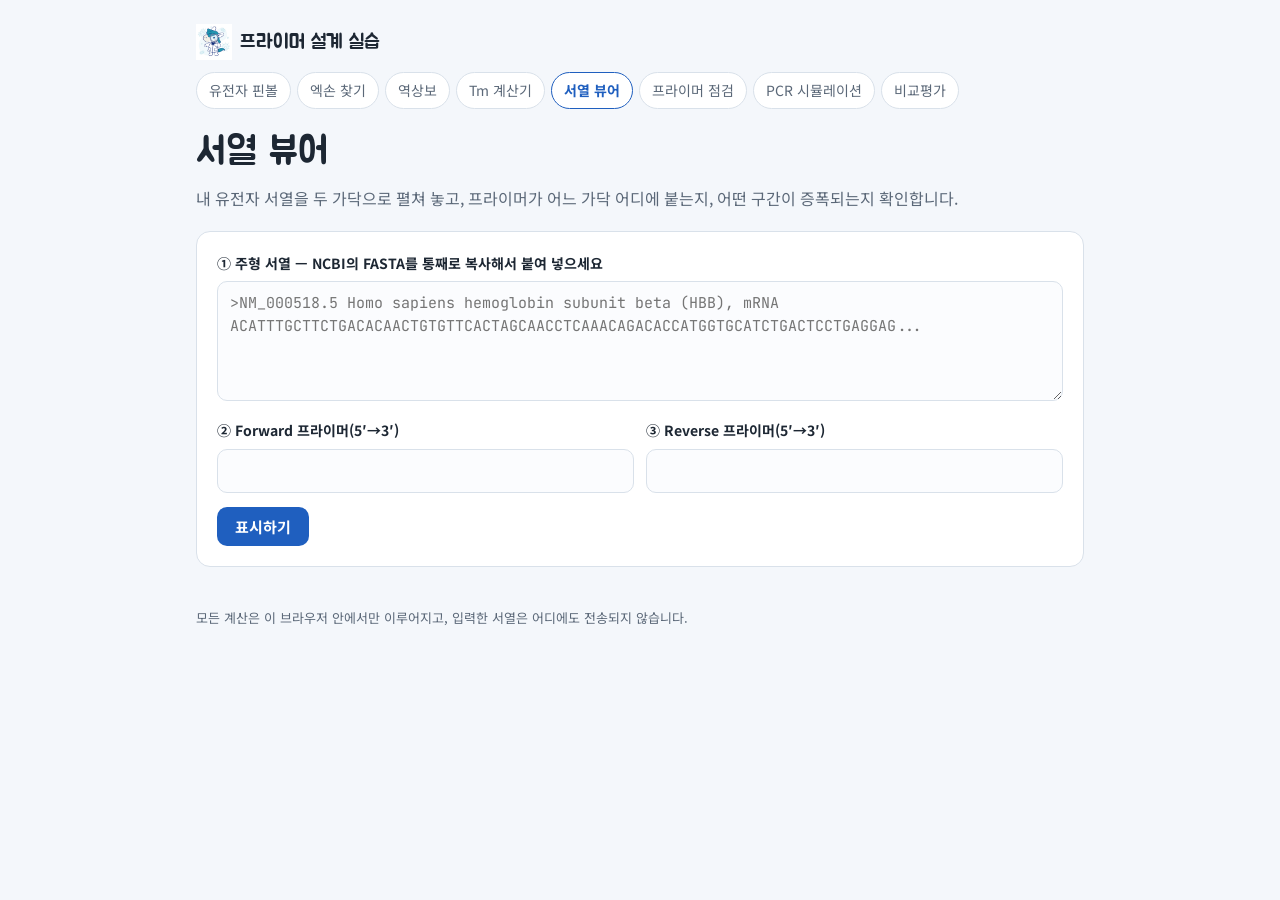
<file: docs/viewer.html>
<!doctype html>
<html lang="ko">
<head>
<meta charset="utf-8">
<meta name="viewport" content="width=device-width, initial-scale=1">
<script>document.addEventListener('click',function(e){var a=e.target.closest&&e.target.closest('a[href]');if(a&&a.host&&a.host!==location.host){a.target='_blank';a.rel='noopener';}});</script>
<title>서열 뷰어</title>
<link rel="preconnect" href="https://fonts.googleapis.com">
<link rel="preconnect" href="https://fonts.gstatic.com" crossorigin>
<link rel="stylesheet" href="https://fonts.googleapis.com/css2?family=Jua&family=Noto+Sans+KR:wght@400;700&family=JetBrains+Mono:wght@400;700&display=swap">
<link rel="stylesheet" href="style.css">
<style>
.grid { display: grid; grid-template-columns: minmax(0, 1fr) minmax(0, 1fr); gap: 12px; margin-top: 12px; }
@media (max-width: 560px) { .grid { grid-template-columns: minmax(0, 1fr); } }
.cds { display: flex; gap: 8px; align-items: center; }
.cds input { width: 7em; }
.sum { display: grid; grid-template-columns: repeat(auto-fit, minmax(200px, 1fr)); gap: 10px; margin-top: 4px; }
.box { border: 1px solid var(--line); border-radius: 10px; padding: 12px 14px; background: #fbfcfe; }
.box .k { font-size: 12.5px; color: var(--ink-soft); }
.box .v { font: 700 18px/1.3 var(--font-mono); margin-top: 2px; }
.box .s { font-size: 13px; color: var(--ink-soft); }
table.prog { border-collapse: collapse; width: 100%; font-size: 14.5px; margin-top: 10px; }
table.prog td, table.prog th { border-bottom: 1px solid var(--line); padding: 8px 10px; text-align: left; }
table.prog th { background: #f6f8fb; font-size: 13px; color: var(--ink-soft); }
table.prog td.m { font-family: var(--font-mono); white-space: nowrap; }
.legend { display: flex; flex-wrap: wrap; gap: 14px; font-size: 13px; margin: 10px 0; }
.legend i { display: inline-block; width: 16px; height: 12px; border-radius: 3px; vertical-align: -1px; margin-right: 4px; }
.seqbox { overflow-x: auto; border: 1px solid var(--line); border-radius: 10px; background: #fff; padding: 10px 12px; }
.seq { font: 13px/1.25 var(--font-mono); white-space: pre; margin: 0; }
.seq .ln { color: #9aa6b4; }
.seq .gap { display: block; height: 10px; }
.c-cds { background: #ece6fb; }
.c-amp { background: #fff1b8; }
.c-cds.c-amp { background: #f6e6a6; }
.c-f { background: var(--blue); color: #fff; font-weight: 700; }
.c-r { background: var(--mint); color: #fff; font-weight: 700; }
.res-list { display: grid; gap: 8px; margin-top: 12px; }
.ampseq { font: 13px/1.5 var(--font-mono); word-break: break-all; max-height: 140px; overflow-y: auto; background: #fbfcfe; border: 1px solid var(--line); border-radius: 8px; padding: 8px 10px; }
</style>
</head>
<body>
<div class="wrap">
  <div class="topbar">
    <a class="home" href="index.html"><img src="chacha.png" alt="">프라이머 설계 실습</a>
    <nav class="nav"><a href="pinball.html">유전자 핀볼</a><a href="align.html">엑손 찾기</a><a href="revcomp.html">역상보</a><a href="tm.html">Tm 계산기</a><a href="viewer.html" aria-current="page">서열 뷰어</a><a href="check.html">프라이머 점검</a><a href="pcr.html">PCR 시뮬레이션</a><a href="score.html">비교평가</a></nav>
  </div>

  <h1>서열 뷰어</h1>
  <p class="lead">내 유전자 서열을 두 가닥으로 펼쳐 놓고, 프라이머가 어느 가닥 어디에 붙는지, 어떤 구간이 증폭되는지 확인합니다.</p>

  <section class="panel">
    <label class="field" for="tpl">① 주형 서열 — NCBI의 FASTA를 통째로 복사해서 붙여 넣으세요</label>
    <textarea id="tpl" spellcheck="false" style="min-height:120px" placeholder="&gt;NM_000518.5 Homo sapiens hemoglobin subunit beta (HBB), mRNA&#10;ACATTTGCTTCTGACACAACTGTGTTCACTAGCAACCTCAAACAGACACCATGGTGCATCTGACTCCTGAGGAG..."></textarea>
    <div class="grid">
      <div><label class="field" for="f">② Forward 프라이머(5′→3′)</label><input type="text" id="f" spellcheck="false" autocomplete="off"></div>
      <div><label class="field" for="r">③ Reverse 프라이머(5′→3′)</label><input type="text" id="r" spellcheck="false" autocomplete="off"></div>
    </div>
    <div class="row" style="margin-top:14px"><button class="btn" id="go" type="button">표시하기</button></div>
    <div id="err" class="msg err" hidden></div>
    <div id="notes"></div>
  </section>

  <section class="panel" id="out" hidden>
    <h2>요약</h2>
    <div class="sum" id="sum"></div>

    <div id="checks" class="res-list"></div>

    <h2 style="margin-top:22px">두 가닥 서열</h2>
    <div class="legend">
      <span><i class="c-f"></i>Forward와 같은 서열(→ 읽기, 아랫가닥에 붙음)</span>
      <span><i class="c-r"></i>Reverse와 같은 서열(← 읽기, 윗가닥에 붙음)</span>
      <span><i class="c-amp"></i>PCR 산물</span>
    </div>
    <div class="row" style="margin-bottom:10px">
      <button class="btn small ghost" id="toggle" type="button">전체 서열 보기</button>
    </div>
    <div class="seqbox"><pre class="seq" id="seq"></pre></div>

    <h2 style="margin-top:22px">PCR 산물 서열(윗가닥, 5′→3′)</h2>
    <div class="ampseq" id="amp"></div>
    <div class="row" style="margin-top:8px"><button class="btn small" id="copyAmp" type="button">복사</button></div>
  </section>

  <footer class="foot">모든 계산은 이 브라우저 안에서만 이루어지고, 입력한 서열은 어디에도 전송되지 않습니다.</footer>
</div>

<script src="dna.js"></script>
<script>
(function () {
  var $ = function (id) { return document.getElementById(id); };
  var state = null, full = false, WIDTH = 60;

  function hits(t, p) { var h = [], i = t.indexOf(p); while (i >= 0) { h.push(i); i = t.indexOf(p, i + 1); } return h; }
  function note(cls, html) { var d = document.createElement('div'); d.className = 'msg ' + cls; d.innerHTML = html; $('notes').appendChild(d); }
  function fail(msg) { $('err').innerHTML = msg; $('err').hidden = false; $('out').hidden = true; }
  function sec(s) { return s >= 60 ? (s % 60 ? Math.floor(s / 60) + '분 ' + (s % 60) + '초' : (s / 60) + '분') : s + '초'; }

  function run() {
    $('notes').innerHTML = '';
    var t = DNA.clean($('tpl').value), f = DNA.clean($('f').value), r = DNA.clean($('r').value);
    var e = DNA.check(t); if (e) return fail('주형: ' + e);
    if (!f || !r) return fail('Forward와 Reverse를 모두 넣어 주세요.');
    e = DNA.check(f) || DNA.check(r); if (e) return fail('프라이머: ' + e);

    var fPlus = hits(t, f), fMinus = hits(t, DNA.rc(f)), rPlus = hits(t, r), rMinus = hits(t, DNA.rc(r));
    if (!fPlus.length && fMinus.length) return fail('Forward가 주형에 그대로는 없고 <b>역상보로</b> 있어요. Forward와 Reverse를 바꿔 넣었는지 확인하세요.');
    if (!fPlus.length) return fail('Forward를 주형에서 찾지 못했어요. 서열을 정확히 복사했는지, 같은 유전자의 주형인지 확인하세요.');
    if (!rMinus.length && rPlus.length) return fail('Reverse가 주형에 <b>그대로</b> 있어요. Reverse는 윗가닥의 역상보여야 합니다. 역상보로 바꾸지 않은 서열을 넣었는지 확인하세요.');
    if (!rMinus.length) return fail('Reverse의 역상보를 주형에서 찾지 못했어요. 서열을 정확히 복사했는지 확인하세요.');
    if (fPlus.length > 1) note('info', 'Forward가 주형에서 ' + fPlus.length + '곳 발견되어 첫 번째 자리를 사용합니다.');
    if (rMinus.length > 1) note('info', 'Reverse가 주형에서 ' + rMinus.length + '곳 발견되어 마지막 자리를 사용합니다.');

    var fa = fPlus[0], fb = fa + f.length - 1, ra = rMinus[rMinus.length - 1], rb = ra + r.length - 1;
    if (rb <= fb) return fail('Reverse가 Forward보다 왼쪽에 있어서 두 프라이머가 서로 마주 보지 않아요. 이 조합으로는 PCR 산물이 생기지 않습니다.');
    $('err').hidden = true;

    var size = rb - fa + 1;
    var tf = DNA.tmNN(f, DNA.DESIGN), tr = DNA.tmNN(r, DNA.DESIGN);
    state = { t: t, f: f, r: r, fa: fa, fb: fb, ra: ra, rb: rb, size: size };

    $('checks').innerHTML = '';
    function chk(cls, html) { var d = document.createElement('div'); d.className = 'msg ' + cls; d.innerHTML = html; $('checks').appendChild(d); }
    if (size >= 70 && size <= 150) chk('ok', 'PCR 산물 ' + size + ' bp — qPCR에 알맞은 길이(70–150 bp)입니다.');
    else chk('err', 'PCR 산물 ' + size + ' bp — qPCR은 70–150 bp가 좋아요. ' + (size < 70 ? '너무 짧으면 프라이머 이합체와 구분이 어렵습니다.' : '길면 한 사이클 안에 다 복제되지 않아 효율이 떨어집니다.'));
    if (tf && tr) {
      var lo = Math.min(tf.tm, tr.tm), hi = Math.max(tf.tm, tr.tm), d = Math.abs(tf.tm - tr.tm);
      var tmOk = lo >= 57 && hi <= 63 && d <= 3;
      chk(tmOk ? 'ok' : 'err', 'Tm (③ 설계 기준) Forward ' + tf.tm.toFixed(1) + ' °C, Reverse ' + tr.tm.toFixed(1) + ' °C, 차이 ' + d.toFixed(1) + ' °C' +
        (tmOk ? ' — 결합 온도 60 °C에 맞습니다.' : ' — qPCR은 두 Tm이 모두 57–63 °C, 차이 3 °C 이내가 좋아요.'));
    }

    $('sum').innerHTML =
      box('주형 길이', t.length.toLocaleString() + ' bp', '') +
      box('Forward 결합 위치', (fa + 1) + '–' + (fb + 1), '아랫가닥에 붙어 → 방향으로 연장') +
      box('Reverse 결합 위치', (rb + 1) + '–' + (ra + 1), '윗가닥에 붙어 ← 방향으로 연장') +
      box('PCR 산물(앰플리콘)', size.toLocaleString() + ' bp', (fa + 1) + '–' + (rb + 1));

    $('amp').textContent = t.substring(fa, rb + 1);
    $('out').hidden = false;
    full = false; draw();
  }
  function box(k, v, s) { return '<div class="box"><div class="k">' + k + '</div><div class="v">' + v + '</div>' + (s ? '<div class="s">' + s + '</div>' : '') + '</div>'; }

  function draw() {
    var s = state, t = s.t, bot = DNA.comp(t);
    var from = 0, to = t.length;
    if (!full) { from = Math.max(0, Math.floor((s.fa - 30) / WIDTH) * WIDTH); to = Math.min(t.length, Math.ceil((s.rb + 31) / WIDTH) * WIDTH); }
    var pad = String(t.length).length, out = [];
    for (var a = from; a < to; a += WIDTH) {
      var b = Math.min(a + WIDTH, t.length);
      out.push('<span class="ln">' + String(a + 1).padStart(pad) + '  5′ </span>' + paint(t, a, b, 'top') + '<span class="ln"> 3′</span>');
      out.push('<span class="ln">' + ' '.repeat(pad) + '  3′ </span>' + paint(bot, a, b, 'bot') + '<span class="ln"> 5′</span>');
      out.push('<span class="gap"></span>');
    }
    $('seq').innerHTML = out.join('\n');
    $('toggle').textContent = full ? 'PCR 산물 근처만 보기' : '전체 서열 보기';
  }
  function paint(str, a, b, strand) {
    var s = state, html = '', cur = null, buf = '';
    for (var i = a; i < b; i++) {
      var c = [];
      if (i >= s.fa && i <= s.rb) c.push('c-amp');
      if (strand === 'top' && i >= s.fa && i <= s.fb) c = ['c-f'];
      if (strand === 'bot' && i >= s.ra && i <= s.rb) c = ['c-r'];
      var key = c.join(' ');
      var ch = str[i] + ((i - a) % 10 === 9 && i < b - 1 ? ' ' : '');
      if (key !== cur) { if (buf) html += cur ? '<span class="' + cur + '">' + buf + '</span>' : buf; cur = key; buf = ''; }
      buf += ch;
    }
    if (buf) html += cur ? '<span class="' + cur + '">' + buf + '</span>' : buf;
    return html;
  }

  $('go').addEventListener('click', run);
  $('toggle').addEventListener('click', function () { full = !full; draw(); });
  $('copyAmp').addEventListener('click', function () {
    var b = this, txt = $('amp').textContent;
    function sel() { var rg = document.createRange(); rg.selectNodeContents($('amp')); var w = getSelection(); w.removeAllRanges(); w.addRange(rg); b.textContent = 'Ctrl+C'; }
    try { navigator.clipboard.writeText(txt).then(function () { b.textContent = '복사됨'; }, sel); } catch (x) { sel(); }
  });
})();
</script>
</body>
</html>
</file>
<file: docs/style.css>
/* 프라이머 설계 실습 웹 도구 공통 스타일 */
:root {
  --bg: #f4f7fb;
  --panel: #ffffff;
  --ink: #1d2733;
  --ink-soft: #5b6878;
  --line: #d9e1ea;
  --blue: #1f5fbf;
  --blue-soft: #e6effb;
  --mint: #2f9e7a;
  --mint-soft: #e3f4ee;
  --red: #c8423b;
  --red-soft: #fbe9e7;
  --yellow: #f6c445;
  --font-cute: "Jua", "Noto Sans KR", "Malgun Gothic", sans-serif;
  --font-body: "Noto Sans KR", "Malgun Gothic", "Apple SD Gothic Neo", sans-serif;
  --font-mono: "JetBrains Mono", Consolas, "D2Coding", monospace;
}
* { box-sizing: border-box; }
html { -webkit-text-size-adjust: 100%; }
body {
  margin: 0;
  background: var(--bg);
  color: var(--ink);
  font-family: var(--font-body);
  font-size: 16px;
  line-height: 1.65;
  /* 한글 단어 중간에서 줄이 바뀌지 않게. 칸보다 긴 서열(염기 문자열)만 필요할 때 끊는다 */
  word-break: keep-all;
  overflow-wrap: break-word;
  line-break: strict;
}
textarea, input, .mono, code, pre { word-break: break-all; }
a { color: var(--blue); }
:focus-visible { outline: 3px solid var(--yellow); outline-offset: 2px; }

.wrap { max-width: 920px; margin: 0 auto; padding: 24px max(16px, env(safe-area-inset-right, 0px)) 64px max(16px, env(safe-area-inset-left, 0px)); }
.topbar { display: flex; align-items: center; justify-content: space-between; gap: 12px; flex-wrap: wrap; margin-bottom: 20px; }
.home { font-family: var(--font-cute); font-size: 20px; color: var(--ink); text-decoration: none; display: inline-flex; align-items: center; gap: 8px; }
.home img { width: 36px; height: 36px; }
.nav { display: flex; gap: 6px; flex-wrap: wrap; }
.nav a { font-size: 14px; text-decoration: none; color: var(--ink-soft); padding: 6px 12px; border-radius: 999px; border: 1px solid var(--line); background: var(--panel); }
.nav a[aria-current="page"] { color: var(--blue); border-color: var(--blue); font-weight: 700; }

h1 { font-family: var(--font-cute); font-weight: 400; font-size: clamp(28px, 5vw, 38px); line-height: 1.25; margin: 0 0 8px; }
h2 { font-family: var(--font-cute); font-weight: 400; font-size: 22px; margin: 0 0 10px; }
.lead { color: var(--ink-soft); margin: 0 0 20px; }

.panel { background: var(--panel); border: 1px solid var(--line); border-radius: 14px; padding: 20px; }
.panel + .panel { margin-top: 16px; }
label.field { display: block; font-weight: 700; font-size: 14px; margin-bottom: 6px; }
.hint { font-size: 13px; color: var(--ink-soft); margin: 4px 0 0; }
input[type="text"], textarea {
  width: 100%;
  font: 15px/1.5 var(--font-mono);
  color: var(--ink);
  background: #fbfcfe;
  border: 1.5px solid var(--line);
  border-radius: 10px;
  padding: 10px 12px;
}
input[type="text"]:focus, textarea:focus { border-color: var(--blue); outline: none; }
textarea { resize: vertical; min-height: 96px; }

.btn {
  font: 700 15px/1 var(--font-body);
  border: 0;
  border-radius: 10px;
  padding: 12px 18px;
  cursor: pointer;
  background: var(--blue);
  color: #fff;
  display: inline-flex;
  align-items: center;
  gap: 6px;
  text-decoration: none;
}
.btn:hover { filter: brightness(1.08); }
.btn:disabled { opacity: .5; cursor: default; filter: none; }
.btn.ghost { background: var(--panel); color: var(--blue); border: 1.5px solid var(--blue); }
.btn.small { padding: 7px 11px; font-size: 13px; }
.row { display: flex; gap: 10px; flex-wrap: wrap; align-items: center; }

.msg { border-radius: 10px; padding: 10px 14px; font-size: 14.5px; margin-top: 12px; }
.msg.err { background: var(--red-soft); color: var(--red); }
.msg.ok { background: var(--mint-soft); color: #1d6b52; }
.msg.info { background: var(--blue-soft); color: #174a94; }

.mono { font-family: var(--font-mono); }
footer.foot { margin-top: 40px; font-size: 13px; color: var(--ink-soft); }
</file>
